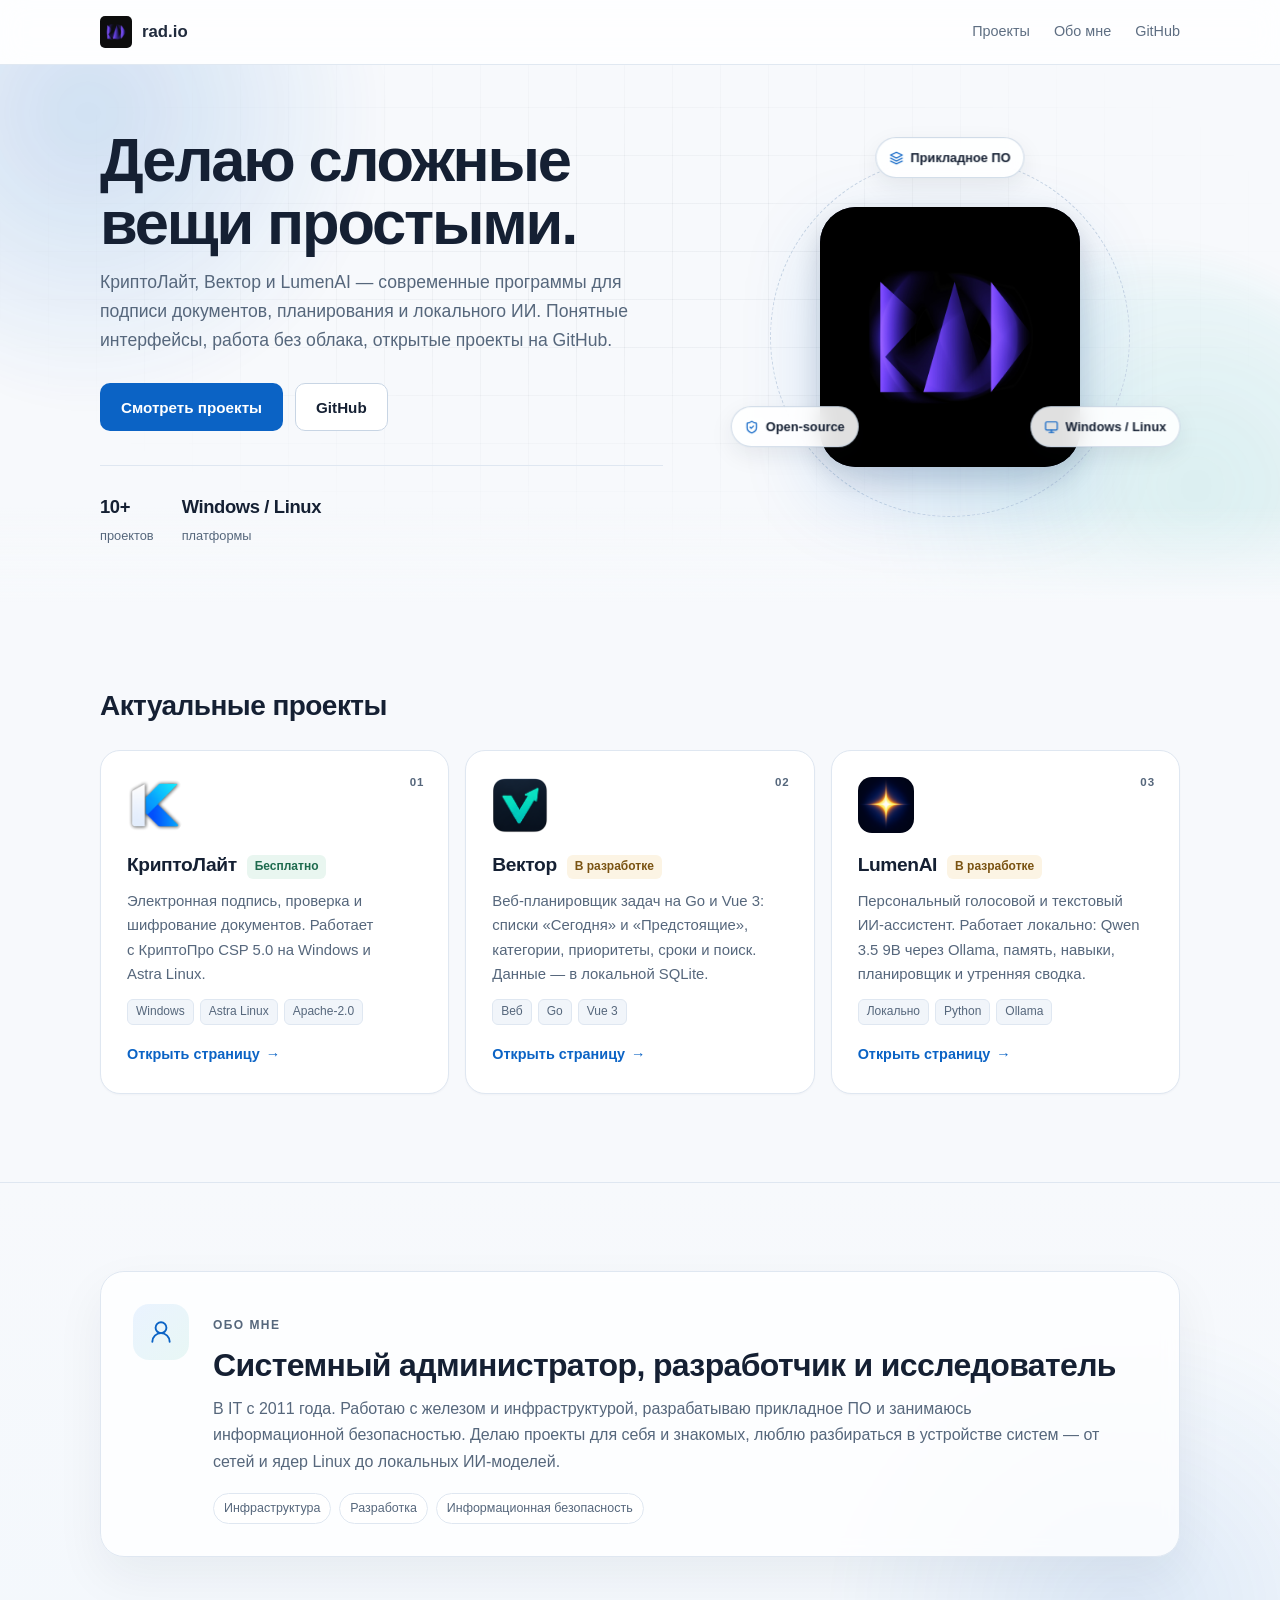
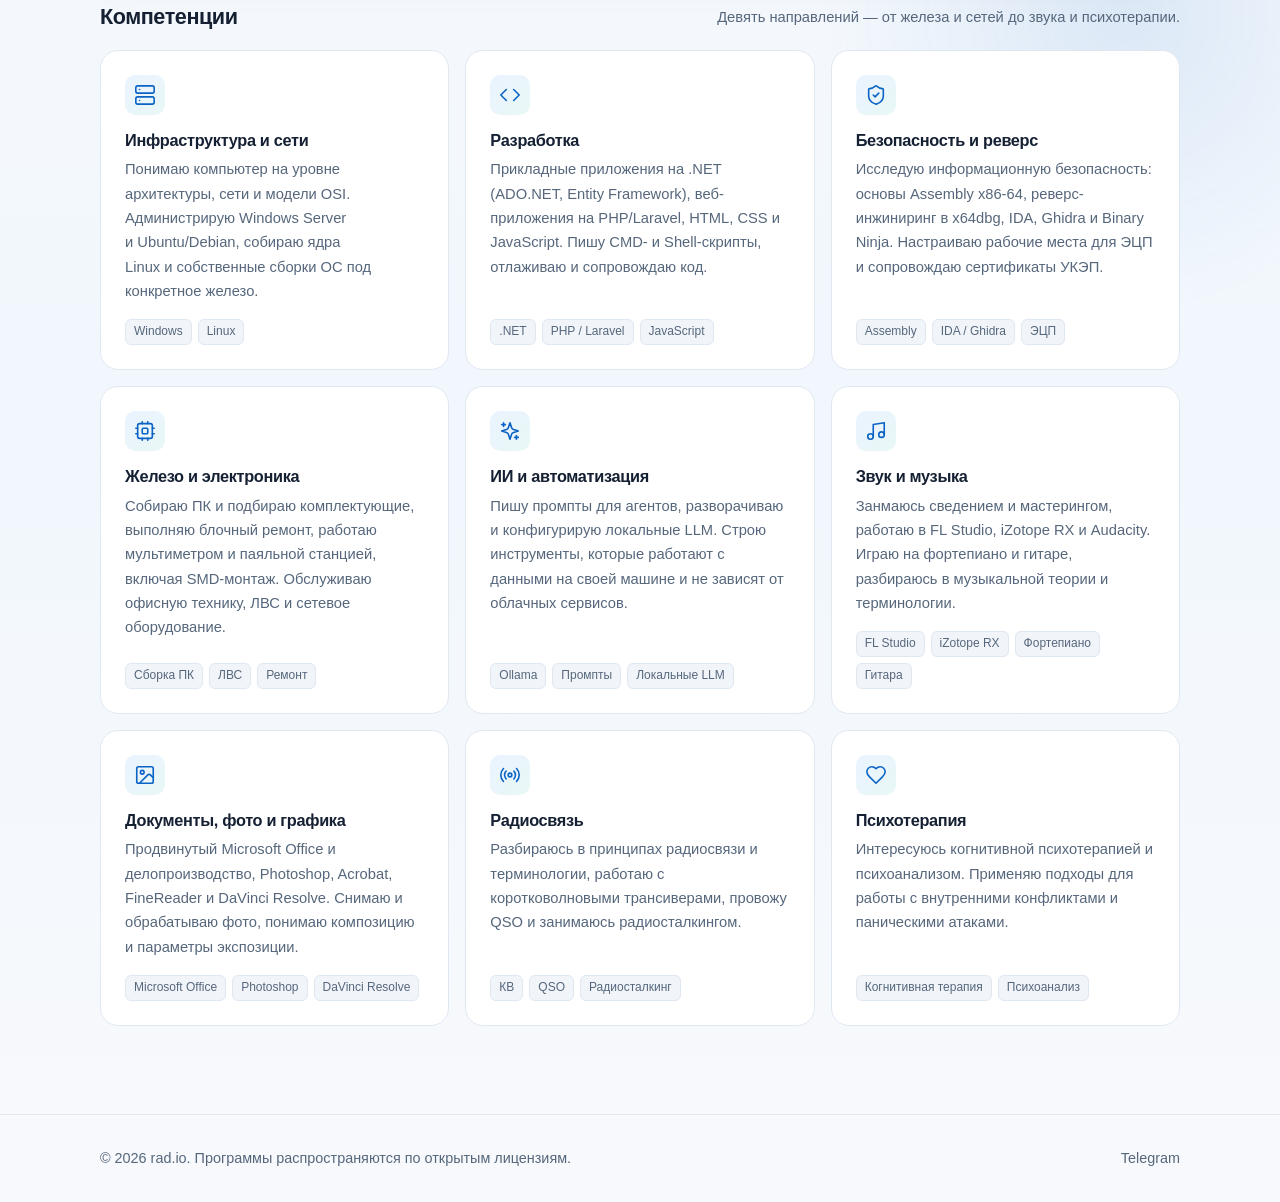
<file: index.html>
<!doctype html>
<html lang="ru">
<head>
  <meta charset="utf-8">
  <meta name="viewport" content="width=device-width, initial-scale=1">
  <meta name="color-scheme" content="light">
  <meta name="theme-color" content="#F7F9FC">
  <title>rad.io — проекты и разработка</title>
  <meta name="description" content="Проекты для разных задач: КриптоЛайт — электронная подпись, Вектор — веб-планировщик задач, LumenAI — локальный ИИ-ассистент. О разработчике: инфраструктура, код, безопасность, железо и звук.">
  <link rel="canonical" href="https://iradioman.github.io/">
  <link rel="icon" href="assets/img/favicon.png" sizes="32x32" type="image/png">
  <meta property="og:type" content="website">
  <meta property="og:site_name" content="rad.io">
  <meta property="og:title" content="rad.io — проекты и разработка">
  <meta property="og:description" content="Проекты для разных задач: КриптоЛайт — электронная подпись, Вектор — веб-планировщик задач, LumenAI — локальный ИИ-ассистент. О разработчике: инфраструктура, код, безопасность, железо и звук.">
  <meta property="og:url" content="https://iradioman.github.io/">
  <meta property="og:image" content="https://iradioman.github.io/assets/img/rad.jpg">
  <meta property="og:locale" content="ru_RU">
  <link rel="stylesheet" href="assets/css/site.css">
</head>
<body class="page-home">
  <a class="skip-link" href="#main">Перейти к содержимому</a>

  <header class="site-header">
    <div class="container header-inner">
      <a class="brand" href="./">
        <span class="brand-mark" aria-hidden="true"><img src="assets/img/rad.jpg" width="32" height="32" alt=""></span>
        <span class="brand-name">rad.io</span>
      </a>
      <nav class="site-nav" aria-label="Основная навигация">
        <a href="#projects">Проекты</a>
        <a href="#about">Обо мне</a>
        <a href="https://github.com/iRadioMan" target="_blank" rel="noopener noreferrer">GitHub</a>
      </nav>
    </div>
  </header>

  <main id="main">
    <section class="hero hero--home">
      <div class="hero-bg" aria-hidden="true">
        <span class="hero-grid-lines"></span>
        <span class="hero-orb hero-orb--blue" data-parallax="0.06"></span>
        <span class="hero-orb hero-orb--teal" data-parallax="-0.04"></span>
      </div>
      <div class="container hero-home-grid">
        <div class="hero-home-copy">
          <h1>Делаю сложные вещи простыми.</h1>
          <p class="lead">КриптоЛайт, Вектор и LumenAI — современные программы для подписи документов, планирования и локального ИИ. Понятные интерфейсы, работа без облака, открытые проекты на GitHub.</p>
          <div class="hero-actions">
            <a class="btn btn-primary" href="#projects">Смотреть проекты</a>
            <a class="btn btn-secondary" href="https://github.com/iRadioMan" target="_blank" rel="noopener noreferrer">GitHub</a>
          </div>
          <ul class="hero-facts">
            <li><strong>10+</strong><span>проектов</span></li>
            <li><strong>Windows / Linux</strong><span>платформы</span></li>
          </ul>
        </div>
        <div class="hero-visual" aria-hidden="true">
          <span class="hero-visual-ring"></span>
          <div class="hero-mark" data-parallax="0.02">
            <img src="assets/img/rad.jpg" width="256" height="256" alt="">
          </div>
          <span class="float-chip float-chip--one">
            <svg viewBox="0 0 24 24" width="14" height="14" fill="none" stroke="currentColor" stroke-width="2" stroke-linecap="round" stroke-linejoin="round"><path d="M12 2 2 7l10 5 10-5-10-5Z"/><path d="m2 17 10 5 10-5"/><path d="m2 12 10 5 10-5"/></svg>
            Прикладное ПО
          </span>
          <span class="float-chip float-chip--two">
            <svg viewBox="0 0 24 24" width="14" height="14" fill="none" stroke="currentColor" stroke-width="2" stroke-linecap="round" stroke-linejoin="round"><rect width="20" height="14" x="2" y="3" rx="2"/><path d="M8 21h8"/><path d="M12 17v4"/></svg>
            Windows / Linux
          </span>
          <span class="float-chip float-chip--three">
            <svg viewBox="0 0 24 24" width="14" height="14" fill="none" stroke="currentColor" stroke-width="2" stroke-linecap="round" stroke-linejoin="round"><path d="M20 13c0 5-3.5 7.5-7.66 8.95a1 1 0 0 1-.67-.01C7.5 20.5 4 18 4 13V6a1 1 0 0 1 1-1c2 0 4.5-1.2 6.24-2.72a1.17 1.17 0 0 1 1.52 0C14.51 3.81 17 5 19 5a1 1 0 0 1 1 1z"/><path d="m9 12 2 2 4-4"/></svg>
            Open-source
          </span>
        </div>
      </div>
    </section>

    <section class="section section--projects" id="projects">
      <div class="container">
        <div class="section-head section-head--split">
          <div>
            <h2>Актуальные проекты</h2>
          </div>
        </div>
        <ul class="program-list">
          <li>
            <a class="program-card" href="cryptolite/">
              <span class="program-index" aria-hidden="true">01</span>
              <img src="assets/img/cryptolite-logo.png" alt="" width="64" height="64">
              <div class="program-body">
                <div class="program-title-row">
                  <h3>КриптоЛайт</h3>
                  <span class="badge">Бесплатно</span>
                </div>
                <p>Электронная подпись, проверка и шифрование документов. Работает с КриптоПро CSP 5.0 на Windows и Astra Linux.</p>
                <ul class="tag-list">
                  <li>Windows</li>
                  <li>Astra Linux</li>
                  <li>Apache-2.0</li>
                </ul>
                <span class="program-link">Открыть страницу <span class="program-arrow" aria-hidden="true">→</span></span>
              </div>
            </a>
          </li>
          <li>
            <a class="program-card" href="taskvector/">
              <span class="program-index" aria-hidden="true">02</span>
              <img src="assets/img/taskvector-logo.png" alt="" width="64" height="64">
              <div class="program-body">
                <div class="program-title-row">
                  <h3>Вектор</h3>
                  <span class="badge badge--wip">В разработке</span>
                </div>
                <p>Веб-планировщик задач на Go и Vue 3: списки «Сегодня» и «Предстоящие», категории, приоритеты, сроки и поиск. Данные — в локальной SQLite.</p>
                <ul class="tag-list">
                  <li>Веб</li>
                  <li>Go</li>
                  <li>Vue 3</li>
                </ul>
                <span class="program-link">Открыть страницу <span class="program-arrow" aria-hidden="true">→</span></span>
              </div>
            </a>
          </li>
          <li>
            <a class="program-card" href="lumenai/">
              <span class="program-index" aria-hidden="true">03</span>
              <img src="assets/img/lumen-logo.png" alt="" width="64" height="64">
              <div class="program-body">
                <div class="program-title-row">
                  <h3>LumenAI</h3>
                  <span class="badge badge--wip">В разработке</span>
                </div>
                <p>Персональный голосовой и текстовый ИИ-ассистент. Работает локально: Qwen 3.5 9B через Ollama, память, навыки, планировщик и утренняя сводка.</p>
                <ul class="tag-list">
                  <li>Локально</li>
                  <li>Python</li>
                  <li>Ollama</li>
                </ul>
                <span class="program-link">Открыть страницу <span class="program-arrow" aria-hidden="true">→</span></span>
              </div>
            </a>
          </li>
        </ul>
      </div>
    </section>

    <section class="section about-section" id="about">
      <div class="about-bg" aria-hidden="true">
        <span class="about-orb" data-parallax="-0.03"></span>
      </div>
      <div class="container">
        <div class="about-intro">
          <div class="about-intro-icon">
            <svg width="26" height="26" viewBox="0 0 24 24" fill="none" stroke="currentColor" stroke-width="1.75" stroke-linecap="round" stroke-linejoin="round" aria-hidden="true">
              <circle cx="12" cy="8" r="5"/>
              <path d="M20 21a8 8 0 0 0-16 0"/>
            </svg>
          </div>
          <div class="about-intro-copy">
            <p class="eyebrow">Обо мне</p>
            <h2>Системный администратор, разработчик и исследователь</h2>
            <p>В IT с 2011 года. Работаю с железом и инфраструктурой, разрабатываю прикладное ПО и занимаюсь информационной безопасностью. Делаю проекты для себя и знакомых, люблю разбираться в устройстве систем — от сетей и ядер Linux до локальных ИИ-моделей.</p>
            <ul class="about-chips">
              <li>Инфраструктура</li>
              <li>Разработка</li>
              <li>Информационная безопасность</li>
            </ul>
          </div>
        </div>

        <div class="expertise-head">
          <h2>Компетенции</h2>
          <p>Девять направлений — от железа и сетей до звука и психотерапии.</p>
        </div>

        <div class="expertise-grid">
          <article class="expertise-card">
            <div class="feature-icon">
              <svg width="22" height="22" viewBox="0 0 24 24" fill="none" stroke="currentColor" stroke-width="1.75" stroke-linecap="round" stroke-linejoin="round" aria-hidden="true">
                <rect width="20" height="8" x="2" y="2" rx="2"/>
                <rect width="20" height="8" x="2" y="14" rx="2"/>
                <path d="M6 6h.01"/>
                <path d="M6 18h.01"/>
              </svg>
            </div>
            <h3>Инфраструктура и сети</h3>
            <p>Понимаю компьютер на уровне архитектуры, сети и модели OSI. Администрирую Windows Server и Ubuntu/Debian, собираю ядра Linux и собственные сборки ОС под конкретное железо.</p>
            <ul class="tag-list">
              <li>Windows</li>
              <li>Linux</li>
            </ul>
          </article>

          <article class="expertise-card">
            <div class="feature-icon">
              <svg width="22" height="22" viewBox="0 0 24 24" fill="none" stroke="currentColor" stroke-width="1.75" stroke-linecap="round" stroke-linejoin="round" aria-hidden="true">
                <path d="m16 18 6-6-6-6"/>
                <path d="m8 6-6 6 6 6"/>
              </svg>
            </div>
            <h3>Разработка</h3>
            <p>Прикладные приложения на .NET (ADO.NET, Entity Framework), веб-приложения на PHP/Laravel, HTML, CSS и JavaScript. Пишу CMD- и Shell-скрипты, отлаживаю и сопровождаю код.</p>
            <ul class="tag-list">
              <li>.NET</li>
              <li>PHP / Laravel</li>
              <li>JavaScript</li>
            </ul>
          </article>

          <article class="expertise-card">
            <div class="feature-icon">
              <svg width="22" height="22" viewBox="0 0 24 24" fill="none" stroke="currentColor" stroke-width="1.75" stroke-linecap="round" stroke-linejoin="round" aria-hidden="true">
                <path d="M20 13c0 5-3.5 7.5-7.66 8.95a1 1 0 0 1-.67-.01C7.5 20.5 4 18 4 13V6a1 1 0 0 1 1-1c2 0 4.5-1.2 6.24-2.72a1.17 1.17 0 0 1 1.52 0C14.51 3.81 17 5 19 5a1 1 0 0 1 1 1z"/>
                <path d="m9 12 2 2 4-4"/>
              </svg>
            </div>
            <h3>Безопасность и реверс</h3>
            <p>Исследую информационную безопасность: основы Assembly x86-64, реверс-инжиниринг в x64dbg, IDA, Ghidra и Binary Ninja. Настраиваю рабочие места для ЭЦП и сопровождаю сертификаты УКЭП.</p>
            <ul class="tag-list">
              <li>Assembly</li>
              <li>IDA / Ghidra</li>
              <li>ЭЦП</li>
            </ul>
          </article>

          <article class="expertise-card">
            <div class="feature-icon">
              <svg width="22" height="22" viewBox="0 0 24 24" fill="none" stroke="currentColor" stroke-width="1.75" stroke-linecap="round" stroke-linejoin="round" aria-hidden="true">
                <rect width="16" height="16" x="4" y="4" rx="2"/>
                <rect width="6" height="6" x="9" y="9" rx="1"/>
                <path d="M9 2v2"/>
                <path d="M15 2v2"/>
                <path d="M9 20v2"/>
                <path d="M15 20v2"/>
                <path d="M2 9h2"/>
                <path d="M2 15h2"/>
                <path d="M20 9h2"/>
                <path d="M20 15h2"/>
              </svg>
            </div>
            <h3>Железо и электроника</h3>
            <p>Собираю ПК и подбираю комплектующие, выполняю блочный ремонт, работаю мультиметром и паяльной станцией, включая SMD-монтаж. Обслуживаю офисную технику, ЛВС и сетевое оборудование.</p>
            <ul class="tag-list">
              <li>Сборка ПК</li>
              <li>ЛВС</li>
              <li>Ремонт</li>
            </ul>
          </article>

          <article class="expertise-card">
            <div class="feature-icon">
              <svg width="22" height="22" viewBox="0 0 24 24" fill="none" stroke="currentColor" stroke-width="1.75" stroke-linecap="round" stroke-linejoin="round" aria-hidden="true">
                <path d="m12 3-1.9 5.8a2 2 0 0 1-1.3 1.3L3 12l5.8 1.9a2 2 0 0 1 1.3 1.3L12 21l1.9-5.8a2 2 0 0 1 1.3-1.3L21 12l-5.8-1.9a2 2 0 0 1-1.3-1.3Z"/>
                <path d="M5 3v4"/>
                <path d="M19 17v4"/>
                <path d="M3 5h4"/>
                <path d="M17 19h4"/>
              </svg>
            </div>
            <h3>ИИ и автоматизация</h3>
            <p>Пишу промпты для агентов, разворачиваю и конфигурирую локальные LLM. Строю инструменты, которые работают с данными на своей машине и не зависят от облачных сервисов.</p>
            <ul class="tag-list">
              <li>Ollama</li>
              <li>Промпты</li>
              <li>Локальные LLM</li>
            </ul>
          </article>

          <article class="expertise-card">
            <div class="feature-icon">
              <svg width="22" height="22" viewBox="0 0 24 24" fill="none" stroke="currentColor" stroke-width="1.75" stroke-linecap="round" stroke-linejoin="round" aria-hidden="true">
                <path d="M9 18V5l12-2v13"/>
                <circle cx="6" cy="18" r="3"/>
                <circle cx="18" cy="16" r="3"/>
              </svg>
            </div>
            <h3>Звук и музыка</h3>
            <p>Занмаюсь сведением и мастерингом, работаю в FL Studio, iZotope RX и Audacity. Играю на фортепиано и гитаре, разбираюсь в музыкальной теории и терминологии.</p>
            <ul class="tag-list">
              <li>FL Studio</li>
              <li>iZotope RX</li>
              <li>Фортепиано</li>
              <li>Гитара</li>
            </ul>
          </article>

          <article class="expertise-card">
            <div class="feature-icon">
              <svg width="22" height="22" viewBox="0 0 24 24" fill="none" stroke="currentColor" stroke-width="1.75" stroke-linecap="round" stroke-linejoin="round" aria-hidden="true">
                <rect width="18" height="18" x="3" y="3" rx="2"/>
                <circle cx="9" cy="9" r="2"/>
                <path d="m21 15-3.1-3.1a2 2 0 0 0-2.8 0L6 21"/>
              </svg>
            </div>
            <h3>Документы, фото и графика</h3>
            <p>Продвинутый Microsoft Office и делопроизводство, Photoshop, Acrobat, FineReader и DaVinci Resolve. Снимаю и обрабатываю фото, понимаю композицию и параметры экспозиции.</p>
            <ul class="tag-list">
              <li>Microsoft Office</li>
              <li>Photoshop</li>
              <li>DaVinci Resolve</li>
            </ul>
          </article>

          <article class="expertise-card">
            <div class="feature-icon">
              <svg width="22" height="22" viewBox="0 0 24 24" fill="none" stroke="currentColor" stroke-width="1.75" stroke-linecap="round" stroke-linejoin="round" aria-hidden="true">
                <path d="M4.9 19.1C1 15.2 1 8.8 4.9 4.9"/>
                <path d="M7.8 16.2c-2.3-2.3-2.3-6.1 0-8.5"/>
                <circle cx="12" cy="12" r="2"/>
                <path d="M16.2 7.8c2.3 2.3 2.3 6.1 0 8.5"/>
                <path d="M19.1 4.9C23 8.8 23 15.2 19.1 19.1"/>
              </svg>
            </div>
            <h3>Радиосвязь</h3>
            <p>Разбираюсь в принципах радиосвязи и терминологии, работаю с коротковолновыми трансиверами, провожу QSO и занимаюсь радиосталкингом.</p>
            <ul class="tag-list">
              <li>КВ</li>
              <li>QSO</li>
              <li>Радиосталкинг</li>
            </ul>
          </article>

          <article class="expertise-card">
            <div class="feature-icon">
              <svg width="22" height="22" viewBox="0 0 24 24" fill="none" stroke="currentColor" stroke-width="1.75" stroke-linecap="round" stroke-linejoin="round" aria-hidden="true">
                <path d="M19 14c1.49-1.46 3-3.21 3-5.5A5.5 5.5 0 0 0 16.5 3c-1.76 0-3 .5-4.5 2-1.5-1.5-2.74-2-4.5-2A5.5 5.5 0 0 0 2 8.5c0 2.3 1.5 4.05 3 5.5l7 7Z"/>
              </svg>
            </div>
            <h3>Психотерапия</h3>
            <p>Интересуюсь когнитивной психотерапией и психоанализом. Применяю подходы для работы с внутренними конфликтами и паническими атаками.</p>
            <ul class="tag-list">
              <li>Когнитивная терапия</li>
              <li>Психоанализ</li>
            </ul>
          </article>
        </div>
      </div>
    </section>
  </main>

  <footer class="site-footer">
    <div class="container footer-inner">
      <p class="footer-copy">© 2026 rad.io. Программы распространяются по открытым лицензиям.</p>
      <ul class="footer-links">
        <li><a href="http://t.me/iRadioMan">Telegram</a></li>
      </ul>
    </div>
  </footer>

  <script src="assets/js/effects.js" defer></script>
  <script>
    (() => {
      const layers = document.querySelectorAll('[data-parallax]');
      if (!layers.length || window.matchMedia('(prefers-reduced-motion: reduce)').matches) return;

      let frame = 0;
      const update = () => {
        const offset = window.scrollY;
        layers.forEach((layer) => {
          const speed = Number(layer.dataset.parallax) || 0;
          layer.style.transform = `translate3d(0, ${(offset * speed).toFixed(2)}px, 0)`;
        });
        frame = 0;
      };
      const requestUpdate = () => {
        if (!frame) frame = window.requestAnimationFrame(update);
      };

      window.addEventListener('scroll', requestUpdate, { passive: true });
      update();
    })();
  </script>
</body>
</html>
</file>
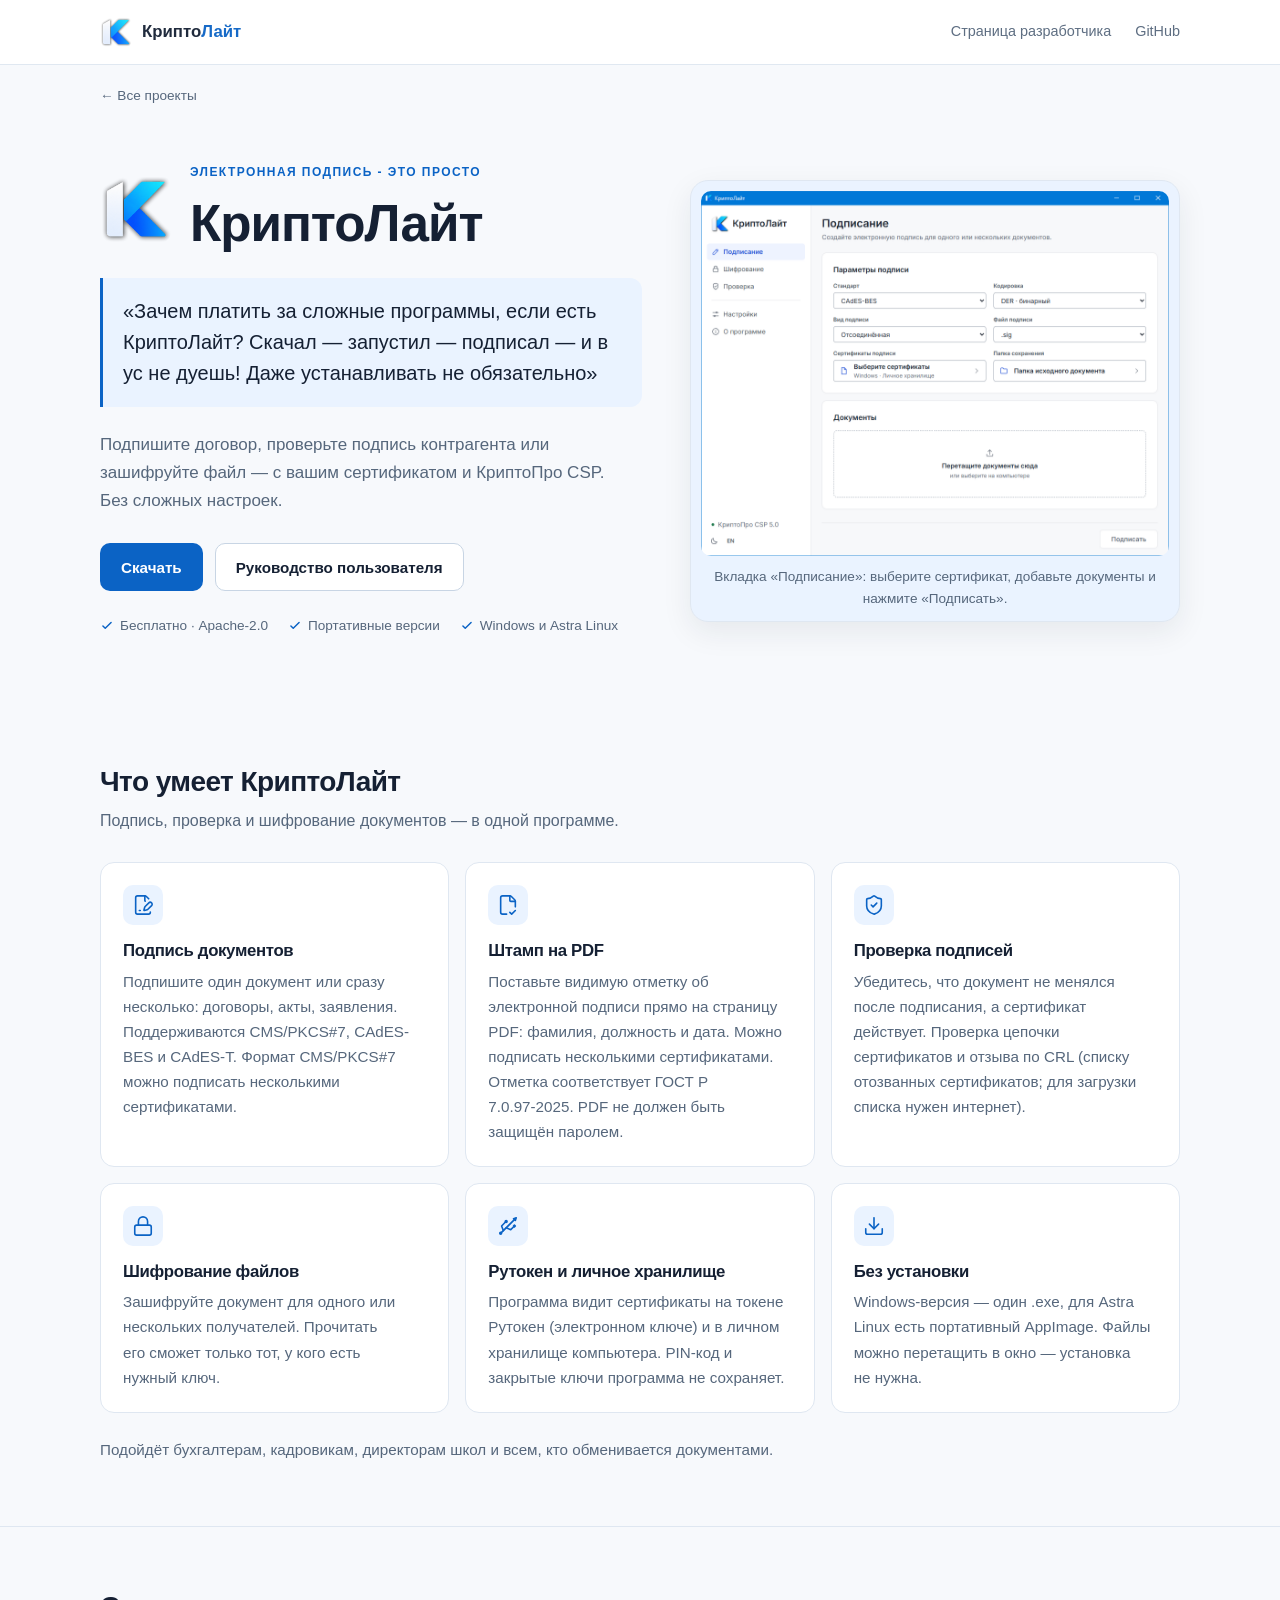
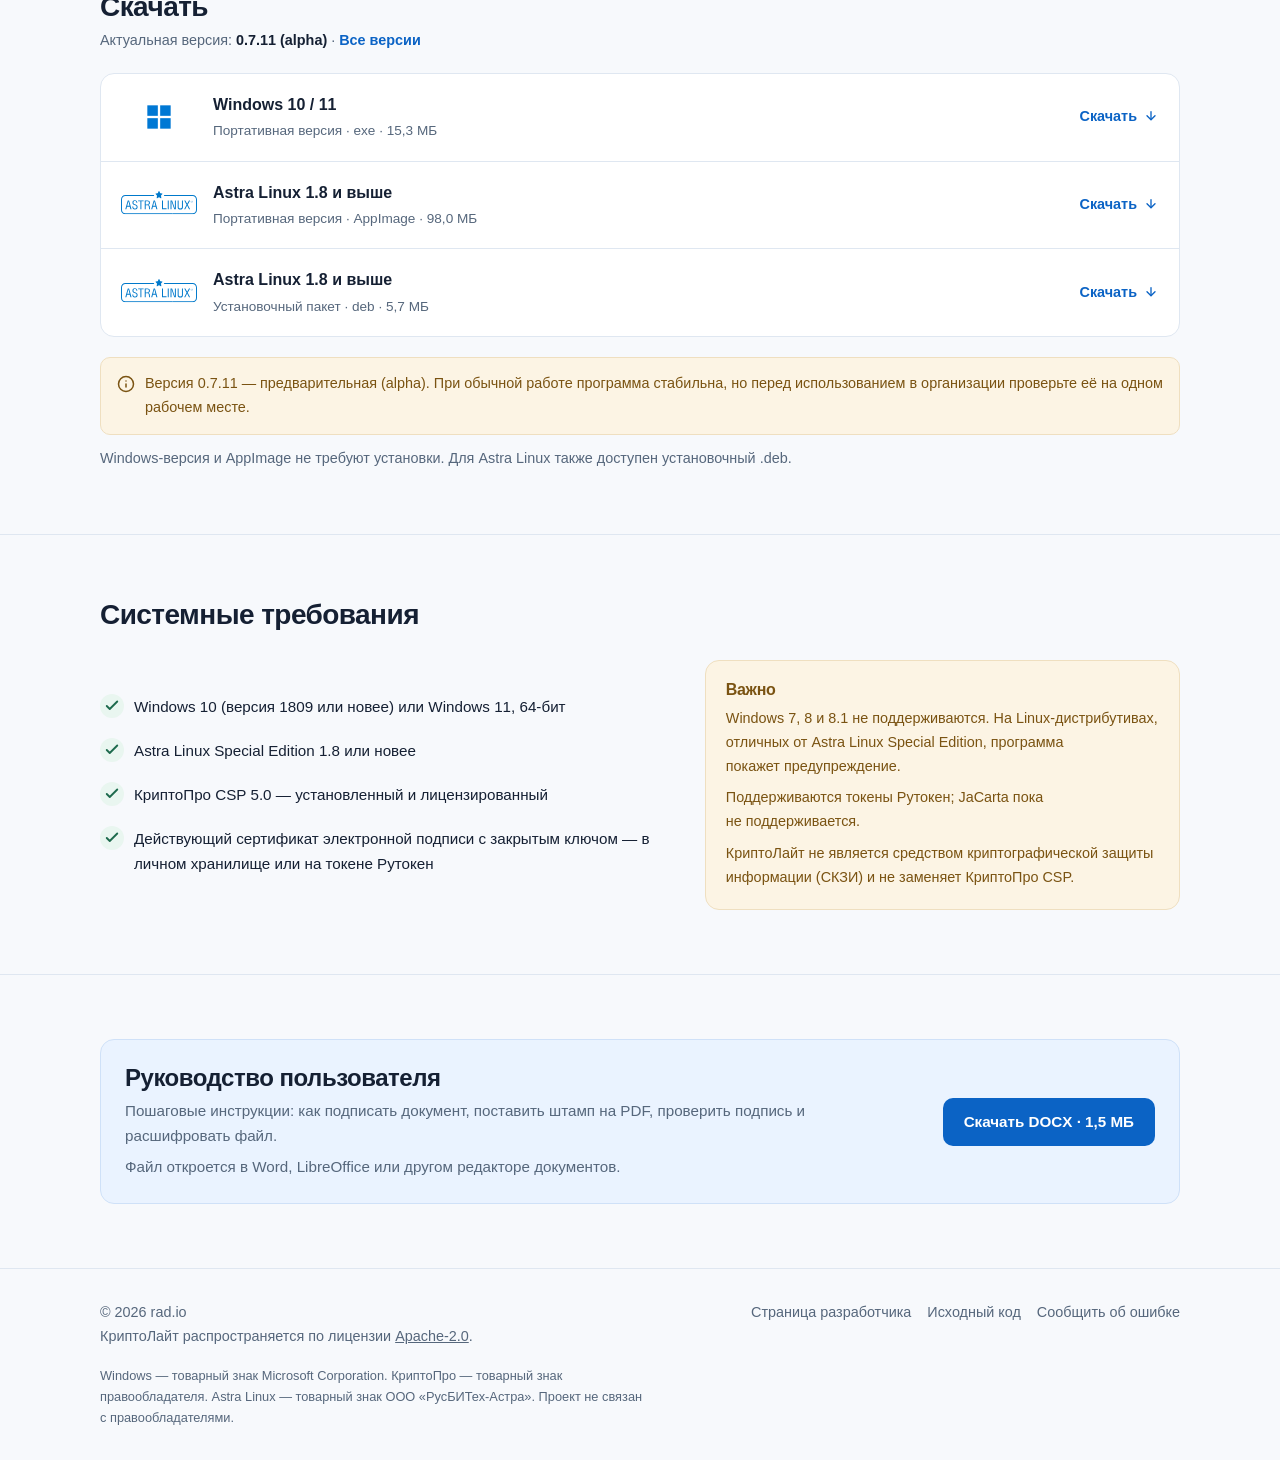
<file: cryptolite/index.html>
<!doctype html>
<html lang="ru">
<head>
  <meta charset="utf-8">
  <meta name="viewport" content="width=device-width, initial-scale=1">
  <meta name="color-scheme" content="light">
  <meta name="theme-color" content="#F7F9FC">
  <title>КриптоЛайт — электронная подпись для Windows и Astra Linux</title>
  <meta name="description" content="КриптоЛайт — бесплатная программа для подписания, проверки и шифрования документов с КриптоПро CSP 5.0. Скачать для Windows и Astra Linux, руководство пользователя и системные требования.">
  <link rel="canonical" href="https://iradioman.github.io/cryptolite/">
  <link rel="icon" href="../assets/img/favicon.png" sizes="32x32" type="image/png">
  <meta property="og:type" content="website">
  <meta property="og:site_name" content="rad.io">
  <meta property="og:title" content="КриптоЛайт — электронная подпись для Windows и Astra Linux">
  <meta property="og:description" content="КриптоЛайт — бесплатная программа для подписания, проверки и шифрования документов с КриптоПро CSP 5.0. Скачать для Windows и Astra Linux, руководство пользователя и системные требования.">
  <meta property="og:url" content="https://iradioman.github.io/cryptolite/">
  <meta property="og:image" content="https://iradioman.github.io/assets/img/cryptolite-screenshot.png">
  <meta property="og:locale" content="ru_RU">
  <link rel="stylesheet" href="../assets/css/site.css">
</head>
<body>
  <a class="skip-link" href="#main">Перейти к содержимому</a>

  <header class="site-header">
    <div class="container header-inner">
      <a class="brand" href="../">
        <img class="brand-logo" src="../assets/img/cryptolite-logo.png" alt="" width="32" height="32">
        <span class="brand-name">Крипто<span class="brand-accent">Лайт</span></span>
      </a>
      <nav class="site-nav" aria-label="Основная навигация">
        <a href="../">Страница разработчика</a>
        <a href="https://github.com/iRadioMan" target="_blank" rel="noopener noreferrer">GitHub</a>
      </nav>
    </div>
  </header>

  <main id="main">
    <div class="container">
      <nav class="breadcrumb" aria-label="Хлебные крошки"><a href="../">← Все проекты</a></nav>
    </div>

    <section class="hero">
      <div class="container">
        <div class="hero-grid">
          <div>
            <div class="product-lockup">
              <img src="../assets/img/cryptolite-logo.png" alt="" width="72" height="72">
              <div>
                <p class="eyebrow">Электронная подпись - это просто</p>
                <h1>КриптоЛайт</h1>
              </div>
            </div>
            <blockquote class="slogan">«Зачем платить за сложные программы, если есть КриптоЛайт? Скачал — запустил — подписал — и в ус не дуешь! Даже устанавливать не обязательно»</blockquote>
            <p class="lead">Подпишите договор, проверьте подпись контрагента или зашифруйте файл — с вашим сертификатом и КриптоПро CSP. Без сложных настроек.</p>
            <div class="hero-actions">
              <a class="btn btn-primary" href="#download">Скачать</a>
              <a class="btn btn-secondary" href="#guide">Руководство пользователя</a>
            </div>
            <ul class="trust-list">
              <li><svg viewBox="0 0 24 24" width="14" height="14" fill="none" stroke="currentColor" stroke-width="2.5" stroke-linecap="round" stroke-linejoin="round" aria-hidden="true"><path d="m5 12 4 4L19 6"/></svg>Бесплатно · Apache-2.0</li>
              <li><svg viewBox="0 0 24 24" width="14" height="14" fill="none" stroke="currentColor" stroke-width="2.5" stroke-linecap="round" stroke-linejoin="round" aria-hidden="true"><path d="m5 12 4 4L19 6"/></svg>Портативные версии</li>
              <li><svg viewBox="0 0 24 24" width="14" height="14" fill="none" stroke="currentColor" stroke-width="2.5" stroke-linecap="round" stroke-linejoin="round" aria-hidden="true"><path d="m5 12 4 4L19 6"/></svg>Windows и Astra Linux</li>
            </ul>
          </div>
          <figure class="shot">
            <img src="../assets/img/cryptolite-screenshot.png" width="1026" height="800" alt="Окно программы КриптоЛайт на вкладке «Подписание»: параметры подписи, выбор сертификата и список документов." fetchpriority="high" decoding="async">
            <figcaption>Вкладка «Подписание»: выберите сертификат, добавьте документы и нажмите «Подписать».</figcaption>
          </figure>
        </div>
      </div>
    </section>

    <section class="section" id="features">
      <div class="container">
        <div class="section-head">
          <h2>Что умеет КриптоЛайт</h2>
          <p>Подпись, проверка и шифрование документов — в одной программе.</p>
        </div>
        <!-- Иконки: Lucide, ISC -->
        <div class="features-grid">
          <article class="feature">
            <div class="feature-icon">
              <svg width="22" height="22" viewBox="0 0 24 24" fill="none" stroke="currentColor" stroke-width="1.75" stroke-linecap="round" stroke-linejoin="round" aria-hidden="true">
                <path d="M14.364 13.634a2 2 0 0 0-.506.854l-.837 2.87a.5.5 0 0 0 .62.62l2.87-.837a2 2 0 0 0 .854-.506l4.013-4.009a1 1 0 0 0-3.004-3.004z"/>
                <path d="M14.487 7.858A1 1 0 0 1 14 7V2"/>
                <path d="M20 19.645V20a2 2 0 0 1-2 2H6a2 2 0 0 1-2-2V4a2 2 0 0 1 2-2h8a2.4 2.4 0 0 1 1.704.706l2.516 2.516"/>
                <path d="M8 18h1"/>
              </svg>
            </div>
            <h3>Подпись документов</h3>
            <p>Подпишите один документ или сразу несколько: договоры, акты, заявления. Поддерживаются CMS/PKCS#7, CAdES-BES и CAdES-T. Формат CMS/PKCS#7 можно подписать несколькими сертификатами.</p>
          </article>

          <article class="feature">
            <div class="feature-icon">
              <svg width="22" height="22" viewBox="0 0 24 24" fill="none" stroke="currentColor" stroke-width="1.75" stroke-linecap="round" stroke-linejoin="round" aria-hidden="true">
                <path d="M10.5 22H6a2 2 0 0 1-2-2V4a2 2 0 0 1 2-2h8a2.4 2.4 0 0 1 1.706.706l3.588 3.588A2.4 2.4 0 0 1 20 8v6"/>
                <path d="M14 2v5a1 1 0 0 0 1 1h5"/>
                <path d="m14 20 2 2 4-4"/>
              </svg>
            </div>
            <h3>Штамп на PDF</h3>
            <p>Поставьте видимую отметку об электронной подписи прямо на страницу PDF: фамилия, должность и дата. Можно подписать несколькими сертификатами. Отметка соответствует ГОСТ Р 7.0.97-2025. PDF не должен быть защищён паролем.</p>
          </article>

          <article class="feature">
            <div class="feature-icon">
              <svg width="22" height="22" viewBox="0 0 24 24" fill="none" stroke="currentColor" stroke-width="1.75" stroke-linecap="round" stroke-linejoin="round" aria-hidden="true">
                <path d="M20 13c0 5-3.5 7.5-7.66 8.95a1 1 0 0 1-.67-.01C7.5 20.5 4 18 4 13V6a1 1 0 0 1 1-1c2 0 4.5-1.2 6.24-2.72a1.17 1.17 0 0 1 1.52 0C14.51 3.81 17 5 19 5a1 1 0 0 1 1 1z"/>
                <path d="m9 12 2 2 4-4"/>
              </svg>
            </div>
            <h3>Проверка подписей</h3>
            <p>Убедитесь, что документ не менялся после подписания, а сертификат действует. Проверка цепочки сертификатов и отзыва по CRL (списку отозванных сертификатов; для загрузки списка нужен интернет).</p>
          </article>

          <article class="feature">
            <div class="feature-icon">
              <svg width="22" height="22" viewBox="0 0 24 24" fill="none" stroke="currentColor" stroke-width="1.75" stroke-linecap="round" stroke-linejoin="round" aria-hidden="true">
                <rect width="18" height="11" x="3" y="11" rx="2" ry="2"/>
                <path d="M7 11V7a5 5 0 0 1 10 0v4"/>
              </svg>
            </div>
            <h3>Шифрование файлов</h3>
            <p>Зашифруйте документ для одного или нескольких получателей. Прочитать его сможет только тот, у кого есть нужный ключ.</p>
          </article>

          <article class="feature">
            <div class="feature-icon">
              <svg width="22" height="22" viewBox="0 0 24 24" fill="none" stroke="currentColor" stroke-width="1.75" stroke-linecap="round" stroke-linejoin="round" aria-hidden="true">
                <circle cx="10" cy="7" r="1"/>
                <circle cx="4" cy="20" r="1"/>
                <path d="M4.7 19.3 19 5"/>
                <path d="m21 3-3 1 2 2Z"/>
                <path d="M9.26 7.68 5 12l2 5"/>
                <path d="m10 14 5 2 3.5-3.5"/>
                <path d="m18 12 1-1 1 1-1 1Z"/>
              </svg>
            </div>
            <h3>Рутокен и личное хранилище</h3>
            <p>Программа видит сертификаты на токене Рутокен (электронном ключе) и в личном хранилище компьютера. PIN-код и закрытые ключи программа не сохраняет.</p>
          </article>

          <article class="feature">
            <div class="feature-icon">
              <svg width="22" height="22" viewBox="0 0 24 24" fill="none" stroke="currentColor" stroke-width="1.75" stroke-linecap="round" stroke-linejoin="round" aria-hidden="true">
                <path d="M12 15V3"/>
                <path d="M21 15v4a2 2 0 0 1-2 2H5a2 2 0 0 1-2-2v-4"/>
                <path d="m7 10 5 5 5-5"/>
              </svg>
            </div>
            <h3>Без установки</h3>
            <p>Windows-версия — один .exe, для Astra Linux есть портативный AppImage. Файлы можно перетащить в окно — установка не нужна.</p>
          </article>
        </div>
        <p class="audience">Подойдёт бухгалтерам, кадровикам, директорам школ и всем, кто обменивается документами.</p>
      </div>
    </section>

    <section class="section" id="download">
      <div class="container">
        <div class="download-head">
          <div>
            <h2>Скачать</h2>
            <p class="version">Актуальная версия: <strong data-release-version>0.7.11 (alpha)</strong> · <a href="https://github.com/iRadioMan/CryptoLite/releases" target="_blank" rel="noopener noreferrer">Все версии</a></p>
          </div>
        </div>
        <div class="download-list">
          <a class="download-row" href="https://github.com/iRadioMan/CryptoLite/releases/download/0.7.11-alpha/cryptolite_0.7.11_amd64.exe" data-download="exe">
            <span class="os-logo">
              <svg viewBox="0 0 24 24" width="28" height="28" aria-hidden="true">
                <rect x="2" y="2" width="9" height="9" fill="#0078D4"/>
                <rect x="13" y="2" width="9" height="9" fill="#0078D4"/>
                <rect x="2" y="13" width="9" height="9" fill="#0078D4"/>
                <rect x="13" y="13" width="9" height="9" fill="#0078D4"/>
              </svg>
            </span>
            <span class="download-copy">
              <span class="download-title">Windows 10 / 11</span>
              <span class="download-meta">Портативная версия · exe · <span data-size="exe">15,3 МБ</span></span>
            </span>
            <span class="download-action">Скачать
              <svg viewBox="0 0 24 24" width="16" height="16" fill="none" stroke="currentColor" stroke-width="2" stroke-linecap="round" stroke-linejoin="round" aria-hidden="true"><path d="M12 4v12"/><path d="m6 10 6 6 6-6"/></svg>
            </span>
          </a>

          <a class="download-row" href="https://github.com/iRadioMan/CryptoLite/releases/download/0.7.11-alpha/cryptolite_0.7.11_amd64.AppImage" data-download="appimage">
            <span class="os-logo">
              <img src="../assets/img/astra-linux.svg" width="132" height="48" alt="" aria-hidden="true">
            </span>
            <span class="download-copy">
              <span class="download-title">Astra Linux 1.8 и выше</span>
              <span class="download-meta">Портативная версия · AppImage · <span data-size="appimage">98,0 МБ</span></span>
            </span>
            <span class="download-action">Скачать
              <svg viewBox="0 0 24 24" width="16" height="16" fill="none" stroke="currentColor" stroke-width="2" stroke-linecap="round" stroke-linejoin="round" aria-hidden="true"><path d="M12 4v12"/><path d="m6 10 6 6 6-6"/></svg>
            </span>
          </a>

          <a class="download-row" href="https://github.com/iRadioMan/CryptoLite/releases/download/0.7.11-alpha/cryptolite_0.7.11_amd64.deb" data-download="deb">
            <span class="os-logo">
              <img src="../assets/img/astra-linux.svg" width="132" height="48" alt="" aria-hidden="true">
            </span>
            <span class="download-copy">
              <span class="download-title">Astra Linux 1.8 и выше</span>
              <span class="download-meta">Установочный пакет · deb · <span data-size="deb">5,7 МБ</span></span>
            </span>
            <span class="download-action">Скачать
              <svg viewBox="0 0 24 24" width="16" height="16" fill="none" stroke="currentColor" stroke-width="2" stroke-linecap="round" stroke-linejoin="round" aria-hidden="true"><path d="M12 4v12"/><path d="m6 10 6 6 6-6"/></svg>
            </span>
          </a>
        </div>
        <p class="note">
          <svg viewBox="0 0 24 24" width="18" height="18" fill="none" stroke="currentColor" stroke-width="2" stroke-linecap="round" stroke-linejoin="round" aria-hidden="true"><circle cx="12" cy="12" r="10"/><path d="M12 16v-4"/><path d="M12 8h.01"/></svg>
          <span>Версия 0.7.11 — предварительная (alpha). При обычной работе программа стабильна, но перед использованием в организации проверьте её на одном рабочем месте.</span>
        </p>
        <p class="download-help">Windows-версия и AppImage не требуют установки. Для Astra Linux также доступен установочный .deb.</p>
      </div>
    </section>

    <section class="section" id="requirements">
      <div class="container">
        <div class="section-head">
          <h2>Системные требования</h2>
        </div>
        <div class="requirements-grid">
          <ul class="req-list">
            <li>
              <svg viewBox="0 0 24 24" width="14" height="14" fill="none" stroke="currentColor" stroke-width="2.5" stroke-linecap="round" stroke-linejoin="round" aria-hidden="true"><path d="m5 12 4 4L19 6"/></svg>
              <span>Windows 10 (версия 1809 или новее) или Windows 11, 64-бит</span>
            </li>
            <li>
              <svg viewBox="0 0 24 24" width="14" height="14" fill="none" stroke="currentColor" stroke-width="2.5" stroke-linecap="round" stroke-linejoin="round" aria-hidden="true"><path d="m5 12 4 4L19 6"/></svg>
              <span>Astra Linux Special Edition 1.8 или новее</span>
            </li>
            <li>
              <svg viewBox="0 0 24 24" width="14" height="14" fill="none" stroke="currentColor" stroke-width="2.5" stroke-linecap="round" stroke-linejoin="round" aria-hidden="true"><path d="m5 12 4 4L19 6"/></svg>
              <span>КриптоПро CSP 5.0 — установленный и лицензированный</span>
            </li>
            <li>
              <svg viewBox="0 0 24 24" width="14" height="14" fill="none" stroke="currentColor" stroke-width="2.5" stroke-linecap="round" stroke-linejoin="round" aria-hidden="true"><path d="m5 12 4 4L19 6"/></svg>
              <span>Действующий сертификат электронной подписи с закрытым ключом — в личном хранилище или на токене Рутокен</span>
            </li>
          </ul>
          <aside class="note-card">
            <h3>Важно</h3>
            <p>Windows 7, 8 и 8.1 не поддерживаются. На Linux-дистрибутивах, отличных от Astra Linux Special Edition, программа покажет предупреждение.</p>
            <p>Поддерживаются токены Рутокен; JaCarta пока не поддерживается.</p>
            <p>КриптоЛайт не является средством криптографической защиты информации (СКЗИ) и не заменяет КриптоПро CSP.</p>
          </aside>
        </div>
      </div>
    </section>

    <section class="section" id="guide">
      <div class="container">
        <div class="guide-card">
          <div>
            <h2>Руководство пользователя</h2>
            <p>Пошаговые инструкции: как подписать документ, поставить штамп на PDF, проверить подпись и расшифровать файл.</p>
            <p>Файл откроется в Word, LibreOffice или другом редакторе документов.</p>
          </div>
          <a class="btn btn-primary" href="https://github.com/iRadioMan/CryptoLite/raw/refs/heads/main/docs/cryptolite-user-guide.docx" download="cryptolite-user-guide.docx" type="application/vnd.openxmlformats-officedocument.wordprocessingml.document">Скачать DOCX · 1,5 МБ</a>
        </div>
      </div>
    </section>
  </main>

  <footer class="site-footer">
    <div class="container">
      <div class="footer-inner">
        <div>
          <p class="footer-copy">© 2026 rad.io</p>
          <p class="footer-copy">КриптоЛайт распространяется по лицензии <a href="https://github.com/iRadioMan/CryptoLite/blob/main/LICENSE" target="_blank" rel="noopener noreferrer">Apache-2.0</a>.</p>
        </div>
        <ul class="footer-links">
          <li><a href="../">Страница разработчика</a></li>
          <li><a href="https://github.com/iRadioMan/CryptoLite" target="_blank" rel="noopener noreferrer">Исходный код</a></li>
          <li><a href="https://github.com/iRadioMan/CryptoLite/issues" target="_blank" rel="noopener noreferrer">Сообщить об ошибке</a></li>
        </ul>
      </div>
      <p class="footer-legal">Windows — товарный знак Microsoft Corporation. КриптоПро — товарный знак правообладателя. Astra Linux — товарный знак ООО «РусБИТех-Астра». Проект не связан с правообладателями.</p>
    </div>
  </footer>

  <script src="../assets/js/effects.js" defer></script>
  <script src="../assets/js/release.js" defer></script>
</body>
</html>
</file>
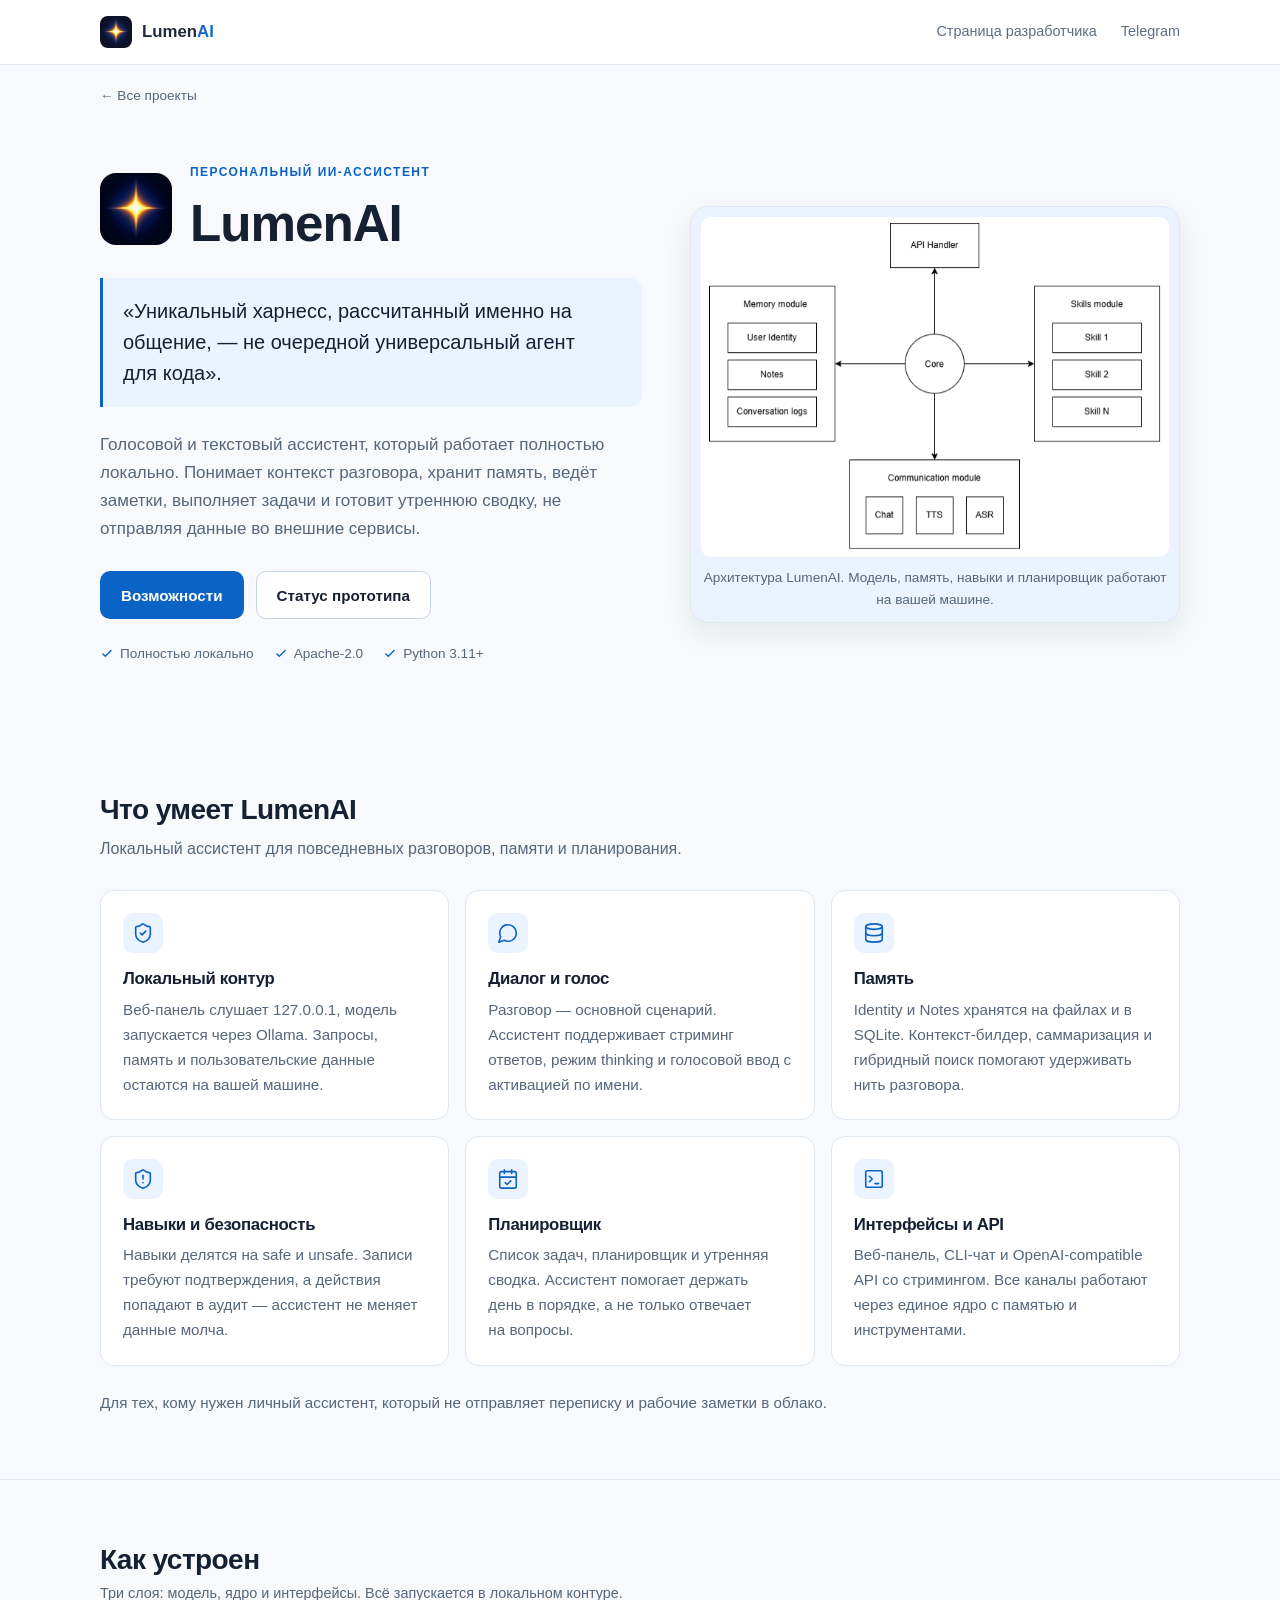
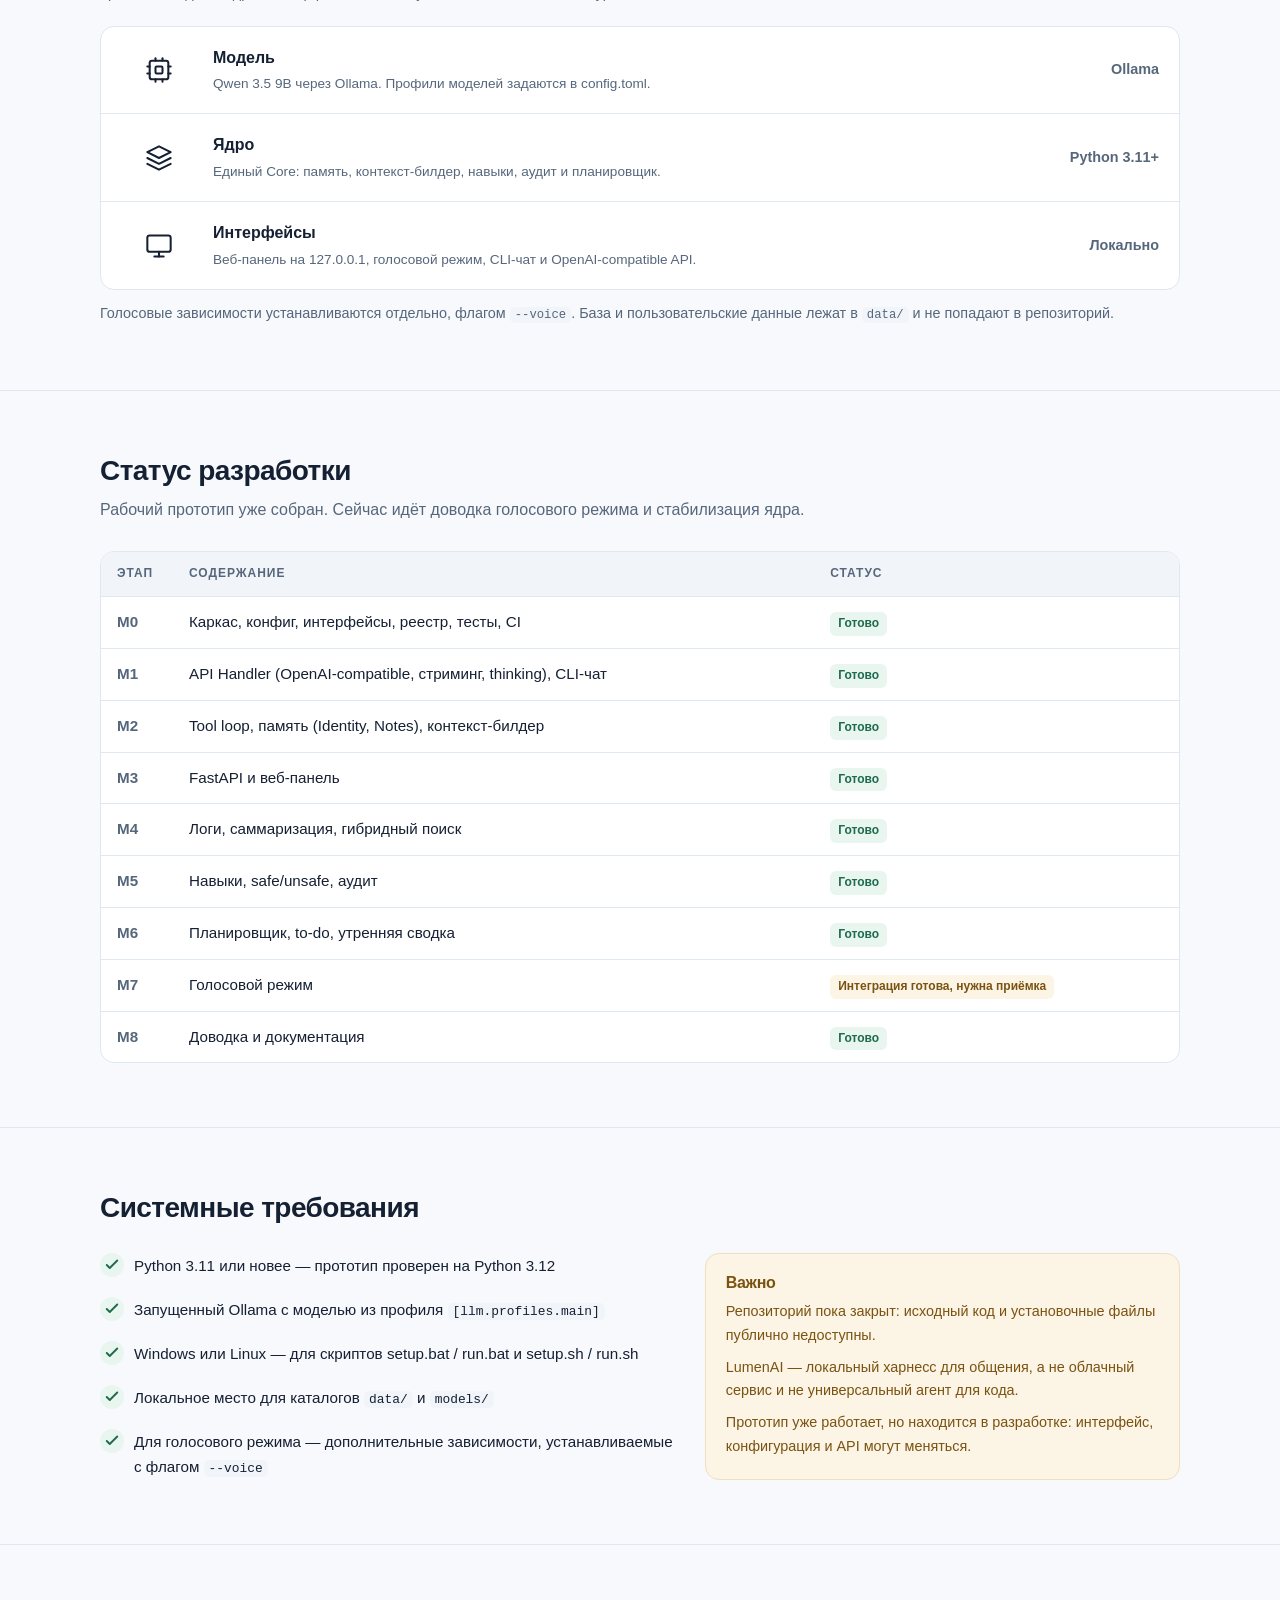
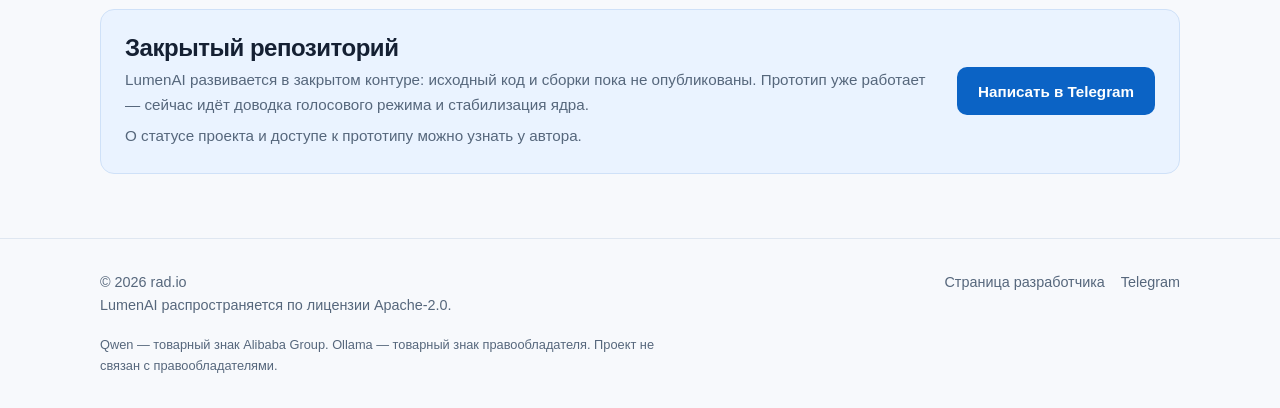
<file: lumenai/index.html>
<!doctype html>
<html lang="ru">
<head>
  <meta charset="utf-8">
  <meta name="viewport" content="width=device-width, initial-scale=1">
  <meta name="color-scheme" content="light">
  <meta name="theme-color" content="#F7F9FC">
  <title>LumenAI — персональный ИИ-ассистент, который работает локально</title>
  <meta name="description" content="LumenAI — локальный голосовой и текстовый ИИ-ассистент: Qwen 3.5 9B через Ollama, память, навыки, планировщик и утренняя сводка. Рабочий прототип, репозиторий пока закрыт.">
  <link rel="canonical" href="https://iradioman.github.io/lumenai/">
  <link rel="icon" href="../assets/img/favicon.png" sizes="32x32" type="image/png">
  <meta property="og:type" content="website">
  <meta property="og:site_name" content="rad.io">
  <meta property="og:title" content="LumenAI — персональный ИИ-ассистент, который работает локально">
  <meta property="og:description" content="LumenAI — локальный голосовой и текстовый ИИ-ассистент: Qwen 3.5 9B через Ollama, память, навыки, планировщик и утренняя сводка. Рабочий прототип, репозиторий пока закрыт.">
  <meta property="og:url" content="https://iradioman.github.io/lumenai/">
  <meta property="og:image" content="https://iradioman.github.io/assets/img/lumen-logo.png">
  <meta property="og:locale" content="ru_RU">
  <link rel="stylesheet" href="../assets/css/site.css">
</head>
<body>
  <a class="skip-link" href="#main">Перейти к содержимому</a>

  <header class="site-header">
    <div class="container header-inner">
      <a class="brand" href="../">
        <img class="brand-logo" src="../assets/img/lumen-logo.png" alt="" width="32" height="32">
        <span class="brand-name">Lumen<span class="brand-accent">AI</span></span>
      </a>
      <nav class="site-nav" aria-label="Основная навигация">
        <a href="../">Страница разработчика</a>
        <a href="http://t.me/iRadioMan">Telegram</a>
      </nav>
    </div>
  </header>

  <main id="main">
    <div class="container">
      <nav class="breadcrumb" aria-label="Хлебные крошки"><a href="../">← Все проекты</a></nav>
    </div>

    <section class="hero">
      <div class="container">
        <div class="hero-grid">
          <div>
            <div class="product-lockup">
              <img src="../assets/img/lumen-logo.png" alt="" width="72" height="72">
              <div>
                <p class="eyebrow">Персональный ИИ-ассистент</p>
                <h1>LumenAI</h1>
              </div>
            </div>
            <p class="slogan">«Уникальный харнесс, рассчитанный именно на общение, — не очередной универсальный агент для кода».</p>
            <p class="lead">Голосовой и текстовый ассистент, который работает полностью локально. Понимает контекст разговора, хранит память, ведёт заметки, выполняет задачи и готовит утреннюю сводку, не отправляя данные во внешние сервисы.</p>
            <div class="hero-actions">
              <a class="btn btn-primary" href="#features">Возможности</a>
              <a class="btn btn-secondary" href="#status">Статус прототипа</a>
            </div>
            <ul class="trust-list">
              <li><svg viewBox="0 0 24 24" width="14" height="14" fill="none" stroke="currentColor" stroke-width="2.5" stroke-linecap="round" stroke-linejoin="round" aria-hidden="true"><path d="m5 12 4 4L19 6"/></svg>Полностью локально</li>
              <li><svg viewBox="0 0 24 24" width="14" height="14" fill="none" stroke="currentColor" stroke-width="2.5" stroke-linecap="round" stroke-linejoin="round" aria-hidden="true"><path d="m5 12 4 4L19 6"/></svg>Apache-2.0</li>
              <li><svg viewBox="0 0 24 24" width="14" height="14" fill="none" stroke="currentColor" stroke-width="2.5" stroke-linecap="round" stroke-linejoin="round" aria-hidden="true"><path d="m5 12 4 4L19 6"/></svg>Python 3.11+</li>
            </ul>
          </div>
          <figure class="shot">
            <img src="../assets/img/lumen-arch.png" width="512" height="512" alt="Архитектура LumenAI" fetchpriority="high" decoding="async">
            <figcaption>Архитектура LumenAI. Модель, память, навыки и планировщик работают на вашей машине.</figcaption>
          </figure>
        </div>
      </div>
    </section>

    <section class="section" id="features">
      <div class="container">
        <div class="section-head">
          <h2>Что умеет LumenAI</h2>
          <p>Локальный ассистент для повседневных разговоров, памяти и планирования.</p>
        </div>
        <!-- Иконки: Lucide, ISC -->
        <div class="features-grid">
          <article class="feature">
            <div class="feature-icon">
              <svg width="22" height="22" viewBox="0 0 24 24" fill="none" stroke="currentColor" stroke-width="1.75" stroke-linecap="round" stroke-linejoin="round" aria-hidden="true">
                <path d="M20 13c0 5-3.5 7.5-7.66 8.95a1 1 0 0 1-.67-.01C7.5 20.5 4 18 4 13V6a1 1 0 0 1 1-1c2 0 4.5-1.2 6.24-2.72a1.17 1.17 0 0 1 1.52 0C14.51 3.81 17 5 19 5a1 1 0 0 1 1 1z"/>
                <path d="m9 12 2 2 4-4"/>
              </svg>
            </div>
            <h3>Локальный контур</h3>
            <p>Веб-панель слушает 127.0.0.1, модель запускается через Ollama. Запросы, память и пользовательские данные остаются на вашей машине.</p>
          </article>

          <article class="feature">
            <div class="feature-icon">
              <svg width="22" height="22" viewBox="0 0 24 24" fill="none" stroke="currentColor" stroke-width="1.75" stroke-linecap="round" stroke-linejoin="round" aria-hidden="true">
                <path d="M7.9 20A9 9 0 1 0 4 16.1L2 22Z"/>
              </svg>
            </div>
            <h3>Диалог и голос</h3>
            <p>Разговор — основной сценарий. Ассистент поддерживает стриминг ответов, режим thinking и голосовой ввод с активацией по имени.</p>
          </article>

          <article class="feature">
            <div class="feature-icon">
              <svg width="22" height="22" viewBox="0 0 24 24" fill="none" stroke="currentColor" stroke-width="1.75" stroke-linecap="round" stroke-linejoin="round" aria-hidden="true">
                <ellipse cx="12" cy="5" rx="9" ry="3"/>
                <path d="M3 5v14a9 3 0 0 0 18 0V5"/>
                <path d="M3 12a9 3 0 0 0 18 0"/>
              </svg>
            </div>
            <h3>Память</h3>
            <p>Identity и Notes хранятся на файлах и в SQLite. Контекст-билдер, саммаризация и гибридный поиск помогают удерживать нить разговора.</p>
          </article>

          <article class="feature">
            <div class="feature-icon">
              <svg width="22" height="22" viewBox="0 0 24 24" fill="none" stroke="currentColor" stroke-width="1.75" stroke-linecap="round" stroke-linejoin="round" aria-hidden="true">
                <path d="M20 13c0 5-3.5 7.5-7.66 8.95a1 1 0 0 1-.67-.01C7.5 20.5 4 18 4 13V6a1 1 0 0 1 1-1c2 0 4.5-1.2 6.24-2.72a1.17 1.17 0 0 1 1.52 0C14.51 3.81 17 5 19 5a1 1 0 0 1 1 1z"/>
                <path d="M12 8v4"/>
                <path d="M12 16h.01"/>
              </svg>
            </div>
            <h3>Навыки и безопасность</h3>
            <p>Навыки делятся на safe и unsafe. Записи требуют подтверждения, а действия попадают в аудит — ассистент не меняет данные молча.</p>
          </article>

          <article class="feature">
            <div class="feature-icon">
              <svg width="22" height="22" viewBox="0 0 24 24" fill="none" stroke="currentColor" stroke-width="1.75" stroke-linecap="round" stroke-linejoin="round" aria-hidden="true">
                <path d="M8 2v4"/>
                <path d="M16 2v4"/>
                <rect width="18" height="18" x="3" y="4" rx="2"/>
                <path d="M3 10h18"/>
                <path d="m9 16 2 2 4-4"/>
              </svg>
            </div>
            <h3>Планировщик</h3>
            <p>Список задач, планировщик и утренняя сводка. Ассистент помогает держать день в порядке, а не только отвечает на вопросы.</p>
          </article>

          <article class="feature">
            <div class="feature-icon">
              <svg width="22" height="22" viewBox="0 0 24 24" fill="none" stroke="currentColor" stroke-width="1.75" stroke-linecap="round" stroke-linejoin="round" aria-hidden="true">
                <rect width="18" height="18" x="3" y="3" rx="2"/>
                <path d="m7 15 3-3-3-3"/>
                <path d="M13 17h4"/>
              </svg>
            </div>
            <h3>Интерфейсы и API</h3>
            <p>Веб-панель, CLI-чат и OpenAI-compatible API со стримингом. Все каналы работают через единое ядро с памятью и инструментами.</p>
          </article>
        </div>
        <p class="audience">Для тех, кому нужен личный ассистент, который не отправляет переписку и рабочие заметки в облако.</p>
      </div>
    </section>

    <section class="section" id="architecture">
      <div class="container">
        <div class="download-head">
          <div>
            <h2>Как устроен</h2>
            <p class="version">Три слоя: модель, ядро и интерфейсы. Всё запускается в локальном контуре.</p>
          </div>
        </div>
        <div class="download-list arch-list">
          <div class="download-row">
            <span class="os-logo">
              <svg viewBox="0 0 24 24" width="28" height="28" fill="none" stroke="currentColor" stroke-width="1.75" stroke-linecap="round" stroke-linejoin="round" aria-hidden="true">
                <rect width="16" height="16" x="4" y="4" rx="2"/>
                <rect width="6" height="6" x="9" y="9" rx="1"/>
                <path d="M9 2v2"/><path d="M15 2v2"/><path d="M9 20v2"/><path d="M15 20v2"/>
                <path d="M2 9h2"/><path d="M2 15h2"/><path d="M20 9h2"/><path d="M20 15h2"/>
              </svg>
            </span>
            <span class="download-copy">
              <span class="download-title">Модель</span>
              <span class="download-meta">Qwen 3.5 9B через Ollama. Профили моделей задаются в config.toml.</span>
            </span>
            <span class="download-action">Ollama</span>
          </div>

          <div class="download-row">
            <span class="os-logo">
              <svg viewBox="0 0 24 24" width="28" height="28" fill="none" stroke="currentColor" stroke-width="1.75" stroke-linecap="round" stroke-linejoin="round" aria-hidden="true">
                <path d="M12 2 2 7l10 5 10-5-10-5Z"/>
                <path d="m2 17 10 5 10-5"/>
                <path d="m2 12 10 5 10-5"/>
              </svg>
            </span>
            <span class="download-copy">
              <span class="download-title">Ядро</span>
              <span class="download-meta">Единый Core: память, контекст-билдер, навыки, аудит и планировщик.</span>
            </span>
            <span class="download-action">Python 3.11+</span>
          </div>

          <div class="download-row">
            <span class="os-logo">
              <svg viewBox="0 0 24 24" width="28" height="28" fill="none" stroke="currentColor" stroke-width="1.75" stroke-linecap="round" stroke-linejoin="round" aria-hidden="true">
                <rect width="20" height="14" x="2" y="3" rx="2"/>
                <path d="M8 21h8"/>
                <path d="M12 17v4"/>
              </svg>
            </span>
            <span class="download-copy">
              <span class="download-title">Интерфейсы</span>
              <span class="download-meta">Веб-панель на 127.0.0.1, голосовой режим, CLI-чат и OpenAI-compatible API.</span>
            </span>
            <span class="download-action">Локально</span>
          </div>
        </div>
        <p class="download-help">Голосовые зависимости устанавливаются отдельно, флагом <code>--voice</code>. База и пользовательские данные лежат в <code>data/</code> и не попадают в репозиторий.</p>
      </div>
    </section>

    <section class="section" id="status">
      <div class="container">
        <div class="section-head">
          <h2>Статус разработки</h2>
          <p>Рабочий прототип уже собран. Сейчас идёт доводка голосового режима и стабилизация ядра.</p>
        </div>
        <div class="table-wrap">
          <table class="status-table">
            <thead>
              <tr>
                <th scope="col">Этап</th>
                <th scope="col">Содержание</th>
                <th scope="col">Статус</th>
              </tr>
            </thead>
            <tbody>
              <tr>
                <td>M0</td>
                <td>Каркас, конфиг, интерфейсы, реестр, тесты, CI</td>
                <td><span class="status-pill">Готово</span></td>
              </tr>
              <tr>
                <td>M1</td>
                <td>API Handler (OpenAI-compatible, стриминг, thinking), CLI-чат</td>
                <td><span class="status-pill">Готово</span></td>
              </tr>
              <tr>
                <td>M2</td>
                <td>Tool loop, память (Identity, Notes), контекст-билдер</td>
                <td><span class="status-pill">Готово</span></td>
              </tr>
              <tr>
                <td>M3</td>
                <td>FastAPI и веб-панель</td>
                <td><span class="status-pill">Готово</span></td>
              </tr>
              <tr>
                <td>M4</td>
                <td>Логи, саммаризация, гибридный поиск</td>
                <td><span class="status-pill">Готово</span></td>
              </tr>
              <tr>
                <td>M5</td>
                <td>Навыки, safe/unsafe, аудит</td>
                <td><span class="status-pill">Готово</span></td>
              </tr>
              <tr>
                <td>M6</td>
                <td>Планировщик, to-do, утренняя сводка</td>
                <td><span class="status-pill">Готово</span></td>
              </tr>
              <tr>
                <td>M7</td>
                <td>Голосовой режим</td>
                <td><span class="status-pill status-pill--wip">Интеграция готова, нужна приёмка</span></td>
              </tr>
              <tr>
                <td>M8</td>
                <td>Доводка и документация</td>
                <td><span class="status-pill">Готово</span></td>
              </tr>
            </tbody>
          </table>
        </div>
      </div>
    </section>

    <section class="section" id="requirements">
      <div class="container">
        <div class="section-head">
          <h2>Системные требования</h2>
        </div>
        <div class="requirements-grid">
          <ul class="req-list">
            <li>
              <svg viewBox="0 0 24 24" width="14" height="14" fill="none" stroke="currentColor" stroke-width="2.5" stroke-linecap="round" stroke-linejoin="round" aria-hidden="true"><path d="m5 12 4 4L19 6"/></svg>
              <span>Python 3.11 или новее — прототип проверен на Python 3.12</span>
            </li>
            <li>
              <svg viewBox="0 0 24 24" width="14" height="14" fill="none" stroke="currentColor" stroke-width="2.5" stroke-linecap="round" stroke-linejoin="round" aria-hidden="true"><path d="m5 12 4 4L19 6"/></svg>
              <span>Запущенный Ollama с моделью из профиля <code>[llm.profiles.main]</code></span>
            </li>
            <li>
              <svg viewBox="0 0 24 24" width="14" height="14" fill="none" stroke="currentColor" stroke-width="2.5" stroke-linecap="round" stroke-linejoin="round" aria-hidden="true"><path d="m5 12 4 4L19 6"/></svg>
              <span>Windows или Linux — для скриптов setup.bat / run.bat и setup.sh / run.sh</span>
            </li>
            <li>
              <svg viewBox="0 0 24 24" width="14" height="14" fill="none" stroke="currentColor" stroke-width="2.5" stroke-linecap="round" stroke-linejoin="round" aria-hidden="true"><path d="m5 12 4 4L19 6"/></svg>
              <span>Локальное место для каталогов <code>data/</code> и <code>models/</code></span>
            </li>
            <li>
              <svg viewBox="0 0 24 24" width="14" height="14" fill="none" stroke="currentColor" stroke-width="2.5" stroke-linecap="round" stroke-linejoin="round" aria-hidden="true"><path d="m5 12 4 4L19 6"/></svg>
              <span>Для голосового режима — дополнительные зависимости, устанавливаемые с флагом <code>--voice</code></span>
            </li>
          </ul>
          <aside class="note-card">
            <h3>Важно</h3>
            <p>Репозиторий пока закрыт: исходный код и установочные файлы публично недоступны.</p>
            <p>LumenAI — локальный харнесс для общения, а не облачный сервис и не универсальный агент для кода.</p>
            <p>Прототип уже работает, но находится в разработке: интерфейс, конфигурация и API могут меняться.</p>
          </aside>
        </div>
      </div>
    </section>

    <section class="section" id="about">
      <div class="container">
        <div class="guide-card">
          <div>
            <h2>Закрытый репозиторий</h2>
            <p>LumenAI развивается в закрытом контуре: исходный код и сборки пока не опубликованы. Прототип уже работает — сейчас идёт доводка голосового режима и стабилизация ядра.</p>
            <p>О статусе проекта и доступе к прототипу можно узнать у автора.</p>
          </div>
          <a class="btn btn-primary" href="http://t.me/iRadioMan">Написать в Telegram</a>
        </div>
      </div>
    </section>
  </main>

  <footer class="site-footer">
    <div class="container">
      <div class="footer-inner">
        <div>
          <p class="footer-copy">© 2026 rad.io</p>
          <p class="footer-copy">LumenAI распространяется по лицензии Apache-2.0.</p>
        </div>
        <ul class="footer-links">
          <li><a href="../">Страница разработчика</a></li>
          <li><a href="http://t.me/iRadioMan">Telegram</a></li>
        </ul>
      </div>
      <p class="footer-legal">Qwen — товарный знак Alibaba Group. Ollama — товарный знак правообладателя. Проект не связан с правообладателями.</p>
    </div>
  </footer>
  <script src="../assets/js/effects.js" defer></script>
</body>
</html>
</file>
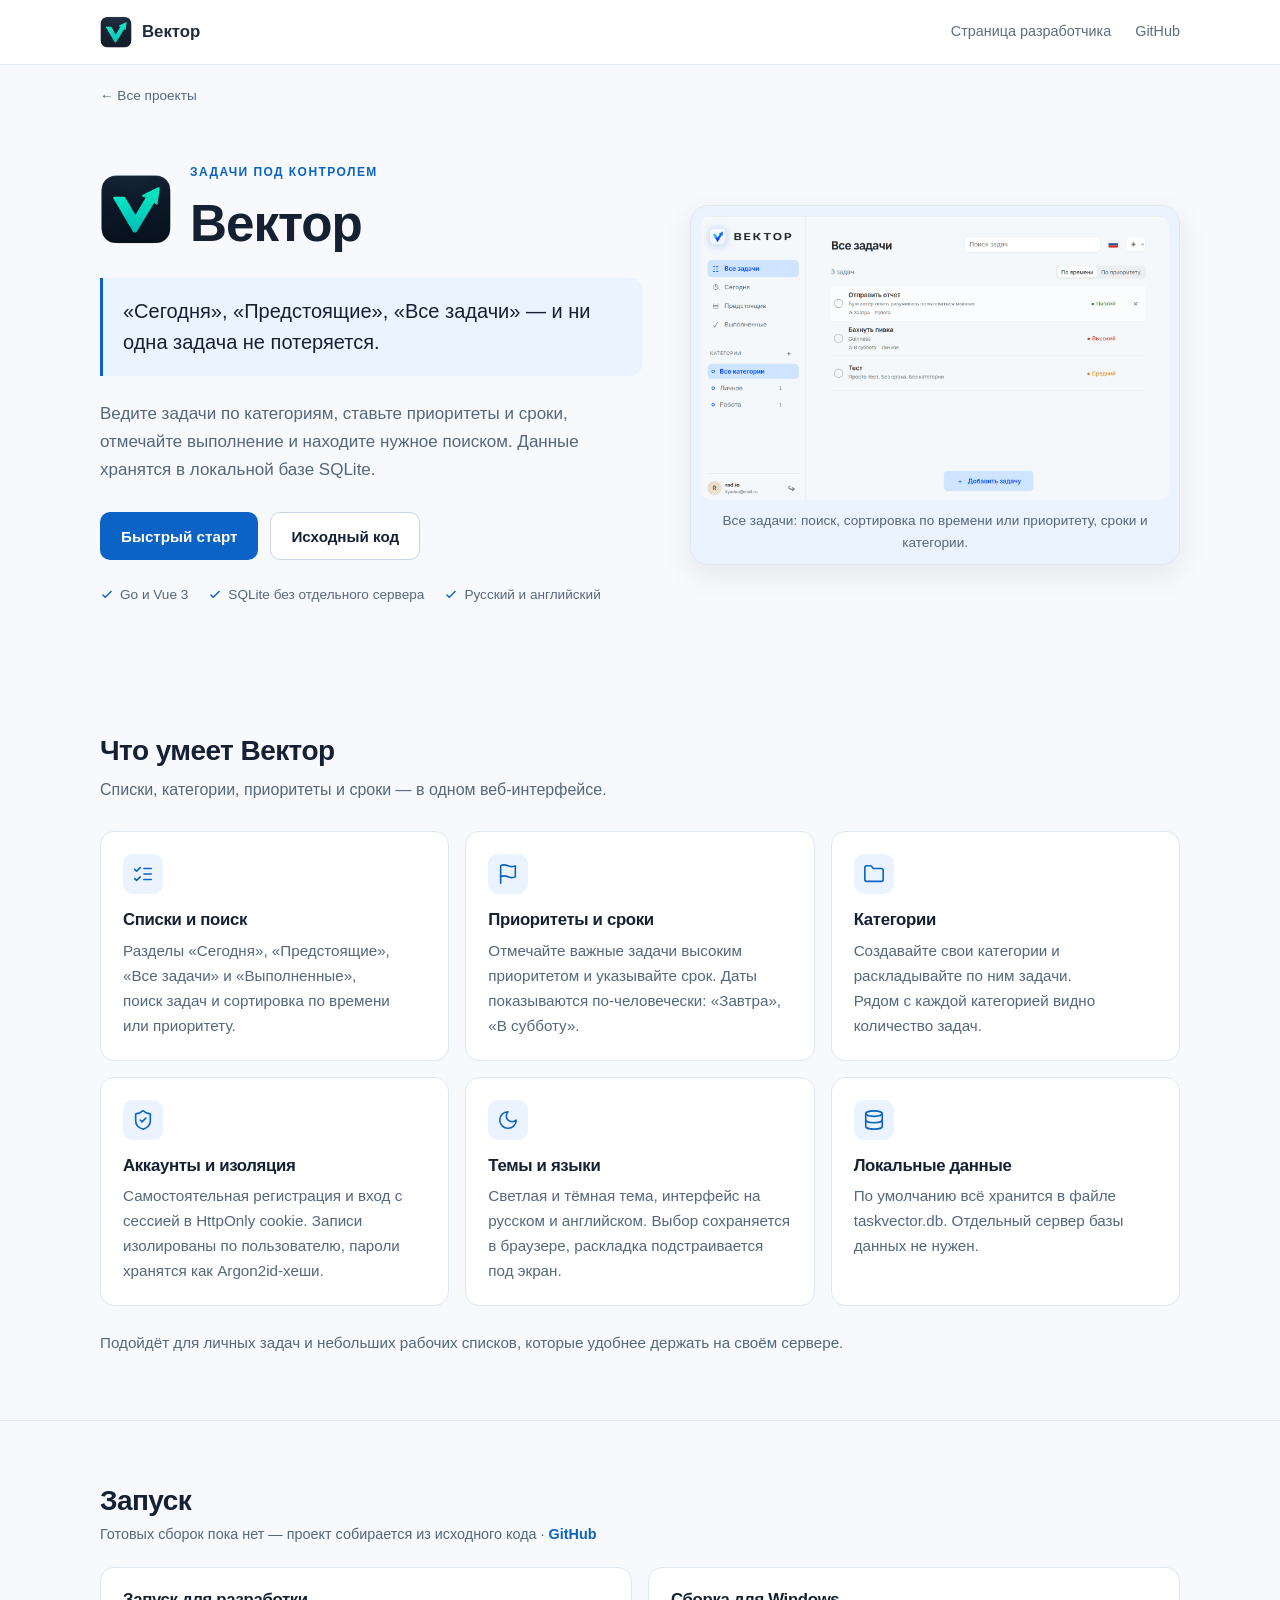
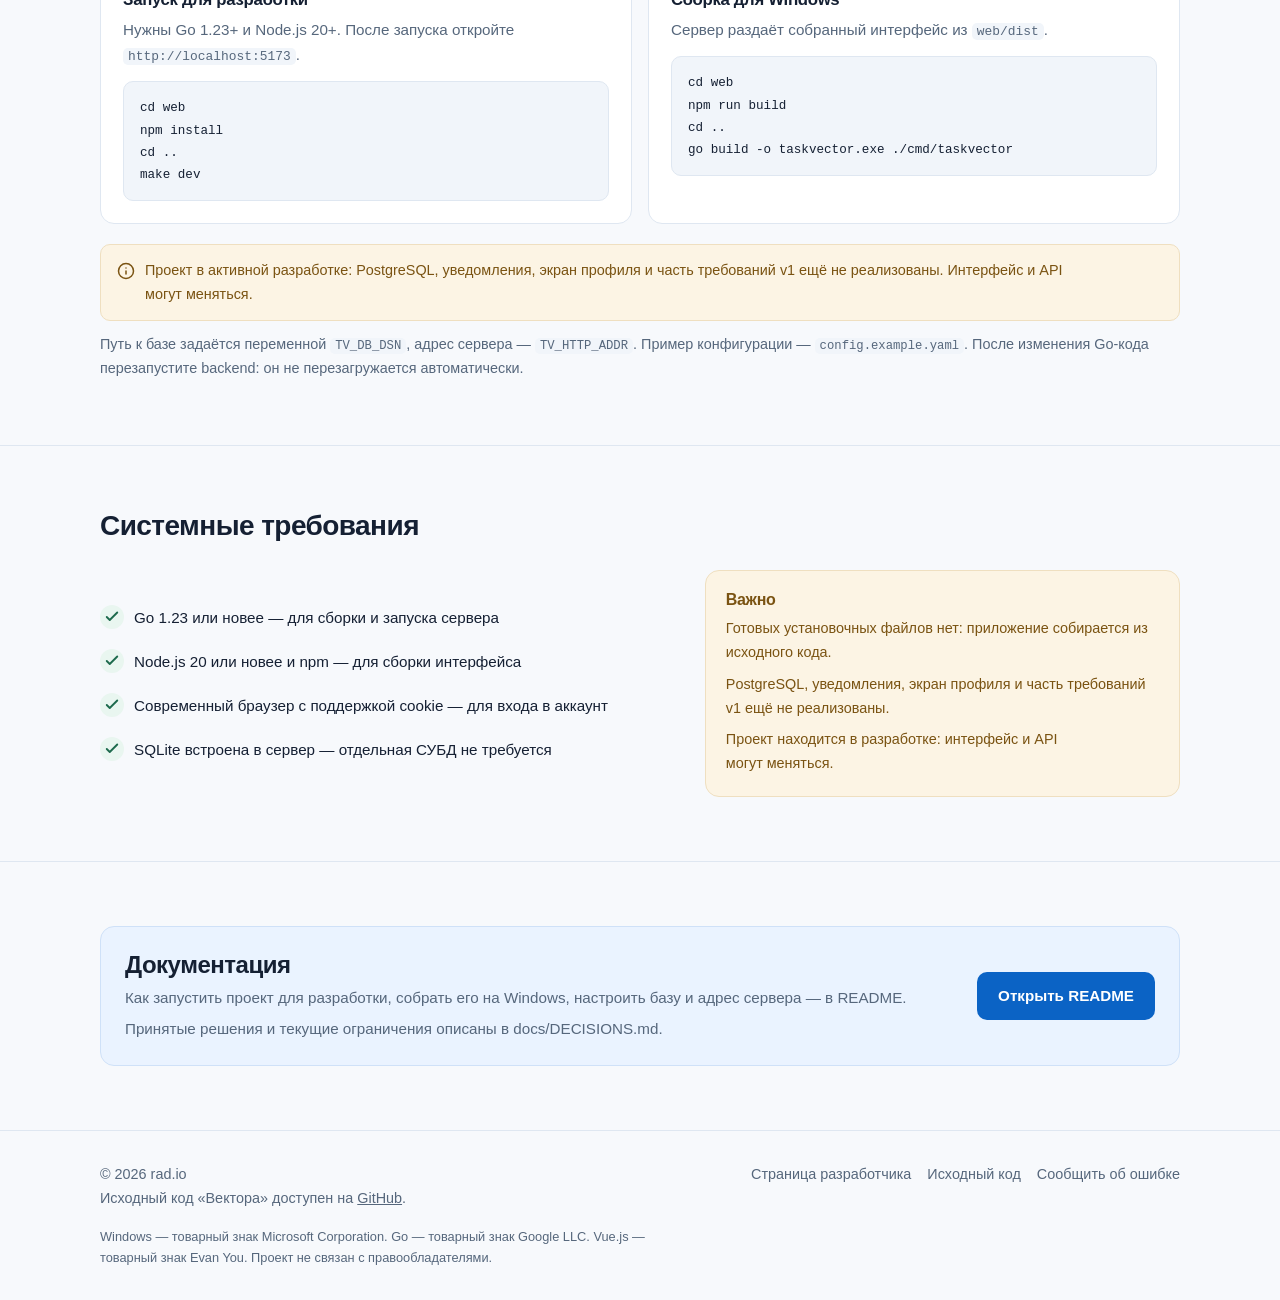
<file: taskvector/index.html>
<!doctype html>
<html lang="ru">
<head>
  <meta charset="utf-8">
  <meta name="viewport" content="width=device-width, initial-scale=1">
  <meta name="color-scheme" content="light">
  <meta name="theme-color" content="#F7F9FC">
  <title>Вектор — веб-планировщик задач на Go и Vue 3</title>
  <meta name="description" content="Вектор — веб-планировщик задач на Go и Vue 3. Списки «Сегодня», «Предстоящие» и «Все задачи», категории, приоритеты, сроки и поиск. Данные хранятся в локальной SQLite. Сборка из исходного кода.">
  <link rel="canonical" href="https://iradioman.github.io/taskvector/">
  <link rel="icon" href="../assets/img/favicon.png" sizes="32x32" type="image/png">
  <meta property="og:type" content="website">
  <meta property="og:site_name" content="rad.io">
  <meta property="og:title" content="Вектор — веб-планировщик задач на Go и Vue 3">
  <meta property="og:description" content="Вектор — веб-планировщик задач на Go и Vue 3. Списки «Сегодня», «Предстоящие» и «Все задачи», категории, приоритеты, сроки и поиск. Данные хранятся в локальной SQLite. Сборка из исходного кода.">
  <meta property="og:url" content="https://iradioman.github.io/taskvector/">
  <meta property="og:image" content="https://iradioman.github.io/assets/img/taskvector-screenshot.png">
  <meta property="og:locale" content="ru_RU">
  <link rel="stylesheet" href="../assets/css/site.css">
</head>
<body>
  <a class="skip-link" href="#main">Перейти к содержимому</a>

  <header class="site-header">
    <div class="container header-inner">
      <a class="brand" href="../">
        <img class="brand-logo" src="../assets/img/taskvector-logo.png" alt="" width="32" height="32">
        <span class="brand-name">Вектор</span>
      </a>
      <nav class="site-nav" aria-label="Основная навигация">
        <a href="../">Страница разработчика</a>
        <a href="https://github.com/iRadioMan" target="_blank" rel="noopener noreferrer">GitHub</a>
      </nav>
    </div>
  </header>

  <main id="main">
    <div class="container">
      <nav class="breadcrumb" aria-label="Хлебные крошки"><a href="../">← Все проекты</a></nav>
    </div>

    <section class="hero">
      <div class="container">
        <div class="hero-grid">
          <div>
            <div class="product-lockup">
              <img src="../assets/img/taskvector-logo.png" alt="" width="72" height="72">
              <div>
                <p class="eyebrow">Задачи под контролем</p>
                <h1>Вектор</h1>
              </div>
            </div>
            <p class="slogan">«Сегодня», «Предстоящие», «Все задачи» — и ни одна задача не потеряется.</p>
            <p class="lead">Ведите задачи по категориям, ставьте приоритеты и сроки, отмечайте выполнение и находите нужное поиском. Данные хранятся в локальной базе SQLite.</p>
            <div class="hero-actions">
              <a class="btn btn-primary" href="#start">Быстрый старт</a>
              <a class="btn btn-secondary" href="https://github.com/iRadioMan/TaskVector" target="_blank" rel="noopener noreferrer">Исходный код</a>
            </div>
            <ul class="trust-list">
              <li><svg viewBox="0 0 24 24" width="14" height="14" fill="none" stroke="currentColor" stroke-width="2.5" stroke-linecap="round" stroke-linejoin="round" aria-hidden="true"><path d="m5 12 4 4L19 6"/></svg>Go и Vue 3</li>
              <li><svg viewBox="0 0 24 24" width="14" height="14" fill="none" stroke="currentColor" stroke-width="2.5" stroke-linecap="round" stroke-linejoin="round" aria-hidden="true"><path d="m5 12 4 4L19 6"/></svg>SQLite без отдельного сервера</li>
              <li><svg viewBox="0 0 24 24" width="14" height="14" fill="none" stroke="currentColor" stroke-width="2.5" stroke-linecap="round" stroke-linejoin="round" aria-hidden="true"><path d="m5 12 4 4L19 6"/></svg>Русский и английский</li>
            </ul>
          </div>
          <figure class="shot">
            <img src="../assets/img/taskvector-screenshot.png" width="1509" height="914" alt="Окно программы «Вектор»: боковая панель со списками и категориями, список задач с приоритетами и сроками." fetchpriority="high" decoding="async">
            <figcaption>Все задачи: поиск, сортировка по времени или приоритету, сроки и категории.</figcaption>
          </figure>
        </div>
      </div>
    </section>

    <section class="section" id="features">
      <div class="container">
        <div class="section-head">
          <h2>Что умеет Вектор</h2>
          <p>Списки, категории, приоритеты и сроки — в одном веб-интерфейсе.</p>
        </div>
        <!-- Иконки: Lucide, ISC -->
        <div class="features-grid">
          <article class="feature">
            <div class="feature-icon">
              <svg width="22" height="22" viewBox="0 0 24 24" fill="none" stroke="currentColor" stroke-width="1.75" stroke-linecap="round" stroke-linejoin="round" aria-hidden="true">
                <path d="m3 17 2 2 4-4"/>
                <path d="m3 7 2 2 4-4"/>
                <path d="M13 6h8"/>
                <path d="M13 12h8"/>
                <path d="M13 18h8"/>
              </svg>
            </div>
            <h3>Списки и поиск</h3>
            <p>Разделы «Сегодня», «Предстоящие», «Все задачи» и «Выполненные», поиск задач и сортировка по времени или приоритету.</p>
          </article>

          <article class="feature">
            <div class="feature-icon">
              <svg width="22" height="22" viewBox="0 0 24 24" fill="none" stroke="currentColor" stroke-width="1.75" stroke-linecap="round" stroke-linejoin="round" aria-hidden="true">
                <path d="M4 15s1-1 4-1 5 2 8 2 4-1 4-1V3s-1 1-4 1-5-2-8-2-4 1-4 1z"/>
                <path d="M4 22v-7"/>
              </svg>
            </div>
            <h3>Приоритеты и сроки</h3>
            <p>Отмечайте важные задачи высоким приоритетом и указывайте срок. Даты показываются по-человечески: «Завтра», «В субботу».</p>
          </article>

          <article class="feature">
            <div class="feature-icon">
              <svg width="22" height="22" viewBox="0 0 24 24" fill="none" stroke="currentColor" stroke-width="1.75" stroke-linecap="round" stroke-linejoin="round" aria-hidden="true">
                <path d="M20 20a2 2 0 0 0 2-2V8a2 2 0 0 0-2-2h-7.9a2 2 0 0 1-1.69-.9L9.6 3.9A2 2 0 0 0 7.93 3H4a2 2 0 0 0-2 2v13a2 2 0 0 0 2 2Z"/>
              </svg>
            </div>
            <h3>Категории</h3>
            <p>Создавайте свои категории и раскладывайте по ним задачи. Рядом с каждой категорией видно количество задач.</p>
          </article>

          <article class="feature">
            <div class="feature-icon">
              <svg width="22" height="22" viewBox="0 0 24 24" fill="none" stroke="currentColor" stroke-width="1.75" stroke-linecap="round" stroke-linejoin="round" aria-hidden="true">
                <path d="M20 13c0 5-3.5 7.5-7.66 8.95a1 1 0 0 1-.67-.01C7.5 20.5 4 18 4 13V6a1 1 0 0 1 1-1c2 0 4.5-1.2 6.24-2.72a1.17 1.17 0 0 1 1.52 0C14.51 3.81 17 5 19 5a1 1 0 0 1 1 1z"/>
                <path d="m9 12 2 2 4-4"/>
              </svg>
            </div>
            <h3>Аккаунты и изоляция</h3>
            <p>Самостоятельная регистрация и вход с сессией в HttpOnly cookie. Записи изолированы по пользователю, пароли хранятся как Argon2id-хеши.</p>
          </article>

          <article class="feature">
            <div class="feature-icon">
              <svg width="22" height="22" viewBox="0 0 24 24" fill="none" stroke="currentColor" stroke-width="1.75" stroke-linecap="round" stroke-linejoin="round" aria-hidden="true">
                <path d="M12 3a6 6 0 0 0 9 9 9 9 0 1 1-9-9Z"/>
              </svg>
            </div>
            <h3>Темы и языки</h3>
            <p>Светлая и тёмная тема, интерфейс на русском и английском. Выбор сохраняется в браузере, раскладка подстраивается под экран.</p>
          </article>

          <article class="feature">
            <div class="feature-icon">
              <svg width="22" height="22" viewBox="0 0 24 24" fill="none" stroke="currentColor" stroke-width="1.75" stroke-linecap="round" stroke-linejoin="round" aria-hidden="true">
                <ellipse cx="12" cy="5" rx="9" ry="3"/>
                <path d="M3 5v14a9 3 0 0 0 18 0V5"/>
                <path d="M3 12a9 3 0 0 0 18 0"/>
              </svg>
            </div>
            <h3>Локальные данные</h3>
            <p>По умолчанию всё хранится в файле taskvector.db. Отдельный сервер базы данных не нужен.</p>
          </article>
        </div>
        <p class="audience">Подойдёт для личных задач и небольших рабочих списков, которые удобнее держать на своём сервере.</p>
      </div>
    </section>

    <section class="section" id="start">
      <div class="container">
        <div class="download-head">
          <div>
            <h2>Запуск</h2>
            <p class="version">Готовых сборок пока нет — проект собирается из исходного кода · <a href="https://github.com/iRadioMan/TaskVector" target="_blank" rel="noopener noreferrer">GitHub</a></p>
          </div>
        </div>
        <div class="start-grid">
          <article class="code-card">
            <h3>Запуск для разработки</h3>
            <p>Нужны Go 1.23+ и Node.js 20+. После запуска откройте <code>http://localhost:5173</code>.</p>
            <pre><code>cd web
npm install
cd ..
make dev</code></pre>
          </article>
          <article class="code-card">
            <h3>Сборка для Windows</h3>
            <p>Сервер раздаёт собранный интерфейс из <code>web/dist</code>.</p>
            <pre><code>cd web
npm run build
cd ..
go build -o taskvector.exe ./cmd/taskvector</code></pre>
          </article>
        </div>
        <p class="note">
          <svg viewBox="0 0 24 24" width="18" height="18" fill="none" stroke="currentColor" stroke-width="2" stroke-linecap="round" stroke-linejoin="round" aria-hidden="true"><circle cx="12" cy="12" r="10"/><path d="M12 16v-4"/><path d="M12 8h.01"/></svg>
          <span>Проект в активной разработке: PostgreSQL, уведомления, экран профиля и часть требований v1 ещё не реализованы. Интерфейс и API могут меняться.</span>
        </p>
        <p class="download-help">Путь к базе задаётся переменной <code>TV_DB_DSN</code>, адрес сервера — <code>TV_HTTP_ADDR</code>. Пример конфигурации — <code>config.example.yaml</code>. После изменения Go-кода перезапустите backend: он не перезагружается автоматически.</p>
      </div>
    </section>

    <section class="section" id="requirements">
      <div class="container">
        <div class="section-head">
          <h2>Системные требования</h2>
        </div>
        <div class="requirements-grid">
          <ul class="req-list">
            <li>
              <svg viewBox="0 0 24 24" width="14" height="14" fill="none" stroke="currentColor" stroke-width="2.5" stroke-linecap="round" stroke-linejoin="round" aria-hidden="true"><path d="m5 12 4 4L19 6"/></svg>
              <span>Go 1.23 или новее — для сборки и запуска сервера</span>
            </li>
            <li>
              <svg viewBox="0 0 24 24" width="14" height="14" fill="none" stroke="currentColor" stroke-width="2.5" stroke-linecap="round" stroke-linejoin="round" aria-hidden="true"><path d="m5 12 4 4L19 6"/></svg>
              <span>Node.js 20 или новее и npm — для сборки интерфейса</span>
            </li>
            <li>
              <svg viewBox="0 0 24 24" width="14" height="14" fill="none" stroke="currentColor" stroke-width="2.5" stroke-linecap="round" stroke-linejoin="round" aria-hidden="true"><path d="m5 12 4 4L19 6"/></svg>
              <span>Современный браузер с поддержкой cookie — для входа в аккаунт</span>
            </li>
            <li>
              <svg viewBox="0 0 24 24" width="14" height="14" fill="none" stroke="currentColor" stroke-width="2.5" stroke-linecap="round" stroke-linejoin="round" aria-hidden="true"><path d="m5 12 4 4L19 6"/></svg>
              <span>SQLite встроена в сервер — отдельная СУБД не требуется</span>
            </li>
          </ul>
          <aside class="note-card">
            <h3>Важно</h3>
            <p>Готовых установочных файлов нет: приложение собирается из исходного кода.</p>
            <p>PostgreSQL, уведомления, экран профиля и часть требований v1 ещё не реализованы.</p>
            <p>Проект находится в разработке: интерфейс и API могут меняться.</p>
          </aside>
        </div>
      </div>
    </section>

    <section class="section" id="guide">
      <div class="container">
        <div class="guide-card">
          <div>
            <h2>Документация</h2>
            <p>Как запустить проект для разработки, собрать его на Windows, настроить базу и адрес сервера — в README.</p>
            <p>Принятые решения и текущие ограничения описаны в docs/DECISIONS.md.</p>
          </div>
          <a class="btn btn-primary" href="https://github.com/iRadioMan/TaskVector#readme" target="_blank" rel="noopener noreferrer">Открыть README</a>
        </div>
      </div>
    </section>
  </main>

  <footer class="site-footer">
    <div class="container">
      <div class="footer-inner">
        <div>
          <p class="footer-copy">© 2026 rad.io</p>
          <p class="footer-copy">Исходный код «Вектора» доступен на <a href="https://github.com/iRadioMan/TaskVector" target="_blank" rel="noopener noreferrer">GitHub</a>.</p>
        </div>
        <ul class="footer-links">
          <li><a href="../">Страница разработчика</a></li>
          <li><a href="https://github.com/iRadioMan/TaskVector" target="_blank" rel="noopener noreferrer">Исходный код</a></li>
          <li><a href="https://github.com/iRadioMan/TaskVector/issues" target="_blank" rel="noopener noreferrer">Сообщить об ошибке</a></li>
        </ul>
      </div>
      <p class="footer-legal">Windows — товарный знак Microsoft Corporation. Go — товарный знак Google LLC. Vue.js — товарный знак Evan You. Проект не связан с правообладателями.</p>
    </div>
  </footer>
  <script src="../assets/js/effects.js" defer></script>
</body>
</html>
</file>
<file: assets/css/site.css>
:root {
  --bg: #F7F9FC;
  --surface: #FFFFFF;
  --surface-soft: #F1F5FA;
  --surface-blue: #EAF3FF;
  --ink: #152033;
  --muted: #56677C;
  --border: #DFE7F1;
  --border-strong: #C8D5E4;
  --accent: #0B63C5;
  --accent-hover: #084E9E;
  --success: #1E6B4E;
  --success-soft: #E9F6F0;
  --warning: #7A5312;
  --warning-soft: #FCF4E4;
  --warning-border: #EFDFC0;
  --radius: 14px;
  --shadow: 0 10px 30px rgba(21, 32, 51, .08);
  --container: 1080px;
}

*,
*::before,
*::after {
  box-sizing: border-box;
}

html {
  scroll-behavior: smooth;
}

body {
  margin: 0;
  background: var(--bg);
  color: var(--ink);
  font-family: "Segoe UI", -apple-system, BlinkMacSystemFont, "Helvetica Neue", Arial, sans-serif;
  font-size: 16px;
  line-height: 1.65;
  -webkit-font-smoothing: antialiased;
}

img {
  display: block;
  max-width: 100%;
  height: auto;
}

a {
  color: inherit;
}

ul {
  margin: 0;
  padding: 0;
  list-style: none;
}

figure,
blockquote {
  margin: 0;
}

h1,
h2,
h3 {
  margin: 0;
  line-height: 1.15;
  letter-spacing: -0.02em;
  text-wrap: balance;
}

p {
  margin: 0;
  text-wrap: pretty;
}

:focus-visible {
  outline: 3px solid rgba(11, 99, 197, .35);
  outline-offset: 2px;
}

section[id] {
  scroll-margin-top: 80px;
}

.container {
  width: min(100% - 40px, var(--container));
  margin-inline: auto;
}

/* Skip link */

.skip-link {
  position: absolute;
  left: -9999px;
  top: 0;
  z-index: 100;
  padding: 10px 14px;
  background: #fff;
  border: 1px solid var(--border);
  border-radius: 8px;
  font-size: 0.9rem;
  font-weight: 600;
  text-decoration: none;
}

.skip-link:focus {
  left: 16px;
  top: 16px;
}

/* Header */

.site-header {
  position: sticky;
  top: 0;
  z-index: 10;
  background: #fff;
  border-bottom: 1px solid var(--border);
  opacity: 95%;
}

.header-inner {
  display: flex;
  align-items: center;
  justify-content: space-between;
  gap: 16px;
  height: 64px;
}

.brand {
  display: inline-flex;
  align-items: center;
  gap: 10px;
  font-weight: 700;
  text-decoration: none;
}

.brand-mark {
  display: inline-flex;
  align-items: center;
  justify-content: center;
  flex: none;
  width: 32px;
  height: 32px;
  border-radius: 8px;
  background: var(--surface-blue);
  color: var(--accent);
  font-size: 13px;
  font-weight: 700;
  letter-spacing: 0;
}

.brand-mark img {
  border-radius: 5px;
}

.brand-logo {
  flex: none;
  width: 32px;
  height: 32px;
  border-radius: 8px;
}

.brand-name {
  font-size: 1.05rem;
  font-weight: 700;
}

.brand-accent {
  color: var(--accent);
}

.site-nav {
  display: flex;
  align-items: center;
  gap: 24px;
  font-size: 0.9rem;
  color: var(--muted);
}

.site-nav a,
.footer-links a,
.breadcrumb a {
  text-decoration: none;
}

.site-nav a:hover {
  color: var(--ink);
}

.footer-links a,
.breadcrumb a {
  color: var(--muted);
}

.footer-links a:hover,
.breadcrumb a:hover {
  color: var(--ink);
}

/* Buttons */

.btn {
  display: inline-flex;
  align-items: center;
  justify-content: center;
  gap: 8px;
  min-height: 48px;
  padding: 0 20px;
  border: 1px solid transparent;
  border-radius: 10px;
  font-size: 0.95rem;
  font-weight: 600;
  text-decoration: none;
  transition: background-color .15s, border-color .15s, color .15s;
}

.btn-primary {
  background: var(--accent);
  color: #fff;
}

.btn-primary:hover {
  background: var(--accent-hover);
}

.btn-secondary {
  background: #fff;
  border-color: var(--border-strong);
  color: var(--ink);
}

.btn-secondary:hover {
  background: var(--surface-blue);
}

/* Typography helpers */

.eyebrow {
  margin-bottom: 12px;
  font-size: 0.75rem;
  font-weight: 600;
  letter-spacing: .12em;
  text-transform: uppercase;
  color: var(--accent);
}

.lead {
  font-size: 1.0625rem;
  color: var(--muted);
  max-width: 56ch;
}

.muted {
  color: var(--muted);
}

.section {
  padding: 64px 0;
}

.section + .section {
  border-top: 1px solid var(--border);
}

.section-head {
  max-width: 720px;
  margin-bottom: 28px;
}

.section h2 {
  font-size: clamp(1.5rem, 2.5vw, 1.75rem);
  font-weight: 700;
}

.section-head p {
  margin-top: 10px;
  /*max-width: 60ch;*/
  color: var(--muted);
}

.badge {
  padding: 2px 8px;
  border-radius: 6px;
  background: var(--success-soft);
  color: var(--success);
  font-size: 0.75rem;
  font-weight: 600;
  white-space: nowrap;
  margin-top: 4px;
}

.badge--wip {
  background: var(--warning-soft);
  color: var(--warning);
}

.tag-list {
  display: flex;
  flex-wrap: wrap;
  gap: 6px;
  margin-top: 12px;
}

.tag-list li {
  padding: 2px 8px;
  border: 1px solid var(--border);
  border-radius: 6px;
  background: var(--surface-soft);
  color: var(--muted);
  font-size: 0.75rem;
}

/* Hero */

/* Home hero */

.page-home .site-header {
  background: rgba(255, 255, 255, .82);
  backdrop-filter: blur(14px);
}

.page-home .section {
  padding: 88px 0;
}

.hero--home {
  position: relative;
  isolation: isolate;
  overflow: hidden;
  padding: 64px 0 56px;
}

.hero--home::after {
  content: "";
  position: absolute;
  right: 0;
  bottom: 0;
  left: 0;
  z-index: 0;
  height: 96px;
  background: linear-gradient(to bottom, rgba(247, 249, 252, 0), var(--bg));
  pointer-events: none;
}

.hero-bg {
  position: absolute;
  inset: 0;
  z-index: 0;
  pointer-events: none;
}

.hero-grid-lines {
  position: absolute;
  inset: -10% 0;
  background-image:
    linear-gradient(to right, rgba(21, 32, 51, .045) 1px, transparent 1px),
    linear-gradient(to bottom, rgba(21, 32, 51, .045) 1px, transparent 1px);
  background-size: 48px 48px;
  -webkit-mask-image: radial-gradient(ellipse 70% 60% at 50% 40%, #000 20%, transparent 75%);
  mask-image: radial-gradient(ellipse 70% 60% at 50% 40%, #000 20%, transparent 75%);
}

.hero-orb {
  position: absolute;
  border-radius: 50%;
  filter: blur(20px);
  opacity: .85;
  will-change: transform;
}

.hero-orb--blue {
  top: -160px;
  left: -120px;
  width: 520px;
  height: 520px;
  background: radial-gradient(circle at 40% 40%, rgba(11, 99, 197, .20), rgba(11, 99, 197, 0) 68%);
}

.hero-orb--teal {
  right: -140px;
  bottom: -220px;
  width: 560px;
  height: 560px;
  background: radial-gradient(circle at 60% 40%, rgba(32, 178, 170, .16), rgba(32, 178, 170, 0) 70%);
}

.hero-home-grid {
  position: relative;
  z-index: 1;
  display: grid;
  grid-template-columns: minmax(0, 1.1fr) minmax(0, .9fr);
  align-items: center;
  gap: 56px;
}

.hero-home-copy h1 {
  max-width: 14ch;
  font-size: clamp(2.7rem, 4.8vw, 4rem);
  line-height: 1.02;
  letter-spacing: -.035em;
}

.hero-home-copy .eyebrow {
  margin-bottom: 16px;
}

.hero-home-copy .lead {
  max-width: 54ch;
  margin-top: 20px;
  font-size: 1.1rem;
}

.hero-facts {
  display: flex;
  flex-wrap: wrap;
  gap: 28px;
  margin-top: 34px;
  padding-top: 26px;
  border-top: 1px solid var(--border);
}

.hero-facts li {
  display: flex;
  flex-direction: column;
  gap: 2px;
}

.hero-facts strong {
  font-size: 1.15rem;
  font-weight: 700;
  letter-spacing: -.02em;
}

.hero-facts span {
  font-size: .8rem;
  color: var(--muted);
}

.hero-visual {
  position: relative;
  display: grid;
  place-items: center;
  min-height: 400px;
}

.hero-visual-ring {
  position: absolute;
  width: 360px;
  height: 360px;
  border: 1px dashed var(--border-strong);
  border-radius: 50%;
}

.hero-mark {
  position: relative;
  width: 260px;
  aspect-ratio: 1;
  overflow: hidden;
  border-radius: 36px;
  background: #0A0F2C;
  box-shadow: 0 30px 80px rgba(11, 99, 197, .18), 0 12px 30px rgba(21, 32, 51, .16);
  will-change: transform;
}

.hero-mark img {
  width: 100%;
  height: 100%;
  object-fit: cover;
}

.float-chip {
  --orbit-angle: 0deg;
  --orbit-radius: clamp(125px, calc(13.7vw + 4px), 190px);
  position: absolute;
  top: 50%;
  left: 50%;
  display: inline-flex;
  align-items: center;
  gap: 7px;
  padding: 9px 13px;
  border: 1px solid rgba(200, 213, 228, .9);
  border-radius: 999px;
  background: rgba(255, 255, 255, .88);
  box-shadow: 0 8px 24px rgba(21, 32, 51, .08);
  color: var(--ink);
  font-size: .8rem;
  font-weight: 600;
  white-space: nowrap;
  pointer-events: none;
  backdrop-filter: blur(10px);
  transform: translate(-50%, -50%) rotate(var(--orbit-angle)) translateX(var(--orbit-radius)) rotate(calc(-1 * var(--orbit-angle)));
  animation: float-chip-orbit 56s linear infinite;
  will-change: transform;
}

.float-chip svg {
  color: var(--accent);
}

.float-chip--one {
  --orbit-angle: -90deg;
}

.float-chip--two {
  --orbit-angle: 30deg;
}

.float-chip--three {
  --orbit-angle: 150deg;
}

@keyframes float-chip-orbit {
  from {
    transform: translate(-50%, -50%) rotate(var(--orbit-angle)) translateX(var(--orbit-radius)) rotate(calc(-1 * var(--orbit-angle)));
  }
  to {
    transform: translate(-50%, -50%) rotate(calc(var(--orbit-angle) + 360deg)) translateX(var(--orbit-radius)) rotate(calc(-1 * (var(--orbit-angle) + 360deg)));
  }
}

.hero .lead {
  margin-top: 14px;
}

.hero-grid {
  display: grid;
  grid-template-columns: minmax(0, 1.05fr) minmax(0, .95fr);
  gap: 48px;
  align-items: center;
  padding: 56px 0 64px;
}

.product-lockup {
  display: flex;
  align-items: center;
  gap: 18px;
}

.product-lockup img {
  flex: none;
  width: 72px;
  height: 72px;
  border-radius: 16px;
}

.product-lockup h1 {
  font-size: clamp(2.4rem, 4vw, 3.25rem);
}

.slogan {
  margin: 24px 0;
  padding: 18px 20px;
  border-left: 3px solid var(--accent);
  border-radius: 0 12px 12px 0;
  background: var(--surface-blue);
  color: var(--ink);
  font-size: clamp(1.1rem, 1.8vw, 1.25rem);
  line-height: 1.55;
}

.hero-actions {
  display: flex;
  flex-wrap: wrap;
  gap: 12px;
  margin-top: 28px;
}

.trust-list {
  display: flex;
  flex-wrap: wrap;
  gap: 8px 20px;
  margin-top: 24px;
}

.trust-list li {
  display: flex;
  align-items: center;
  gap: 6px;
  font-size: 0.85rem;
  color: var(--muted);
}

.trust-list svg {
  flex: none;
  color: var(--accent);
}

.shot {
  padding: 10px;
  border: 1px solid var(--border);
  border-radius: 18px;
  background: var(--surface-blue);
  box-shadow: var(--shadow);
}

.shot--interactive {
  cursor: zoom-in;
  transform: perspective(1000px) rotateX(var(--shot-rx, 0deg)) rotateY(var(--shot-ry, 0deg));
  transform-style: preserve-3d;
  transition: box-shadow .2s ease-out;
  will-change: transform;
}

.shot--interactive.is-returning {
  transition: transform .22s ease-out, box-shadow .2s ease-out;
}

.shot--interactive:hover {
  box-shadow: 0 22px 60px rgba(21, 32, 51, .16);
}

.shot img {
  width: 100%;
  border-radius: 10px;
}

.shot figcaption {
  margin-top: 10px;
  font-size: 0.85rem;
  color: var(--muted);
  text-align: center;
}

.shot--logo {
  background: #0B1435;
  border-color: #1E2B55;
}

.shot--logo figcaption {
  color: #B9C6E8;
}

/* Screenshot lightbox */

.shot-lightbox {
  width: fit-content;
  max-width: min(96vw, 1180px);
  max-height: 92vh;
  padding: 0;
  border: 1px solid var(--border);
  border-radius: 20px;
  background: var(--surface);
  box-shadow: 0 40px 120px rgba(9, 16, 32, .35);
  overflow: hidden;
}

.shot-lightbox[open] {
  animation: shot-lightbox-in .18s ease-out;
}

.shot-lightbox::backdrop {
  background: rgba(9, 16, 32, .68);
  backdrop-filter: blur(4px);
}

.shot-lightbox__figure {
  display: flex;
  flex-direction: column;
  max-height: 92vh;
  margin: 0;
}

.shot-lightbox__figure img {
  width: auto;
  max-width: 100%;
  max-height: calc(92vh - 64px);
  margin: 0 auto;
  object-fit: contain;
}

.shot-lightbox__figure figcaption {
  padding: 14px 20px 16px;
  font-size: .9rem;
  color: var(--muted);
  text-align: center;
}

.shot-lightbox__close {
  position: absolute;
  top: 10px;
  right: 10px;
  z-index: 1;
  display: grid;
  place-items: center;
  width: 40px;
  height: 40px;
  padding: 0;
  border: 0;
  border-radius: 50%;
  background: rgba(15, 23, 42, .68);
  color: #fff;
  cursor: pointer;
  transition: background-color .15s;
}

.shot-lightbox__close:hover {
  background: rgba(15, 23, 42, .9);
}

.shot-lightbox__close svg {
  display: block;
}

html.shot-lightbox-open {
  overflow: hidden;
}

@keyframes shot-lightbox-in {
  from {
    opacity: 0;
  }
  to {
    opacity: 1;
  }
}

.breadcrumb {
  margin-top: 20px;
  font-size: 0.85rem;
}

/* Features */

.features-grid {
  display: grid;
  grid-template-columns: repeat(3, minmax(0, 1fr));
  gap: 16px;
}

.feature {
  padding: 22px;
  border: 1px solid var(--border);
  border-radius: 14px;
  background: #fff;
}

.feature-icon {
  display: flex;
  align-items: center;
  justify-content: center;
  width: 40px;
  height: 40px;
  border-radius: 10px;
  background: var(--surface-blue);
  color: var(--accent);
}

.feature h3 {
  margin-top: 16px;
  font-size: 1.05rem;
  font-weight: 700;
}

.feature p {
  margin-top: 8px;
  font-size: 0.95rem;
  color: var(--muted);
}

.audience {
  margin-top: 24px;
  font-size: 0.95rem;
  color: var(--muted);
}

/* Download */

.download-head {
  display: flex;
  flex-wrap: wrap;
  align-items: end;
  justify-content: space-between;
  gap: 16px;
  margin-bottom: 20px;
}

.version {
  margin-top: 6px;
  font-size: 0.9rem;
  color: var(--muted);
}

.version strong {
  color: var(--ink);
  font-weight: 600;
}

.version a {
  color: var(--accent);
  font-weight: 600;
  text-decoration: none;
}

.version a:hover {
  text-decoration: underline;
}

.download-list {
  overflow: hidden;
  border: 1px solid var(--border);
  border-radius: 14px;
  background: #fff;
}

.download-row {
  display: flex;
  align-items: center;
  gap: 16px;
  padding: 18px 20px;
  border-bottom: 1px solid var(--border);
  text-decoration: none;
  transition: background-color .15s;
}

.download-row:last-child {
  border-bottom: 0;
}

.download-row:hover {
  background: var(--surface-blue);
}

.arch-list .download-row:hover {
  background: transparent;
}

.arch-list .download-action {
  color: var(--muted);
}

.os-logo {
  display: flex;
  align-items: center;
  justify-content: center;
  flex: 0 0 76px;
  height: 40px;
}

.os-logo img {
  width: 76px;
  height: auto;
}

.download-copy {
  flex: 1;
  min-width: 0;
}

.download-title {
  display: block;
  font-size: 1rem;
  font-weight: 600;
}

.download-meta {
  display: block;
  margin-top: 2px;
  font-size: 0.85rem;
  color: var(--muted);
}

.download-action {
  display: flex;
  align-items: center;
  gap: 6px;
  color: var(--accent);
  font-size: 0.9rem;
  font-weight: 600;
  white-space: nowrap;
}

.note {
  display: flex;
  gap: 10px;
  padding: 14px 16px;
  border: 1px solid var(--warning-border);
  border-radius: 10px;
  background: var(--warning-soft);
  color: var(--warning);
  font-size: 0.9rem;
  margin-top: 20px;
}

.note svg {
  flex: none;
  margin-top: 3px;
}

.download-help {
  margin-top: 12px;
  font-size: 0.9rem;
  color: var(--muted);
}

/* Quick start */

.start-grid {
  display: grid;
  grid-template-columns: repeat(2, minmax(0, 1fr));
  gap: 16px;
}

.code-card {
  min-width: 0;
  padding: 22px;
  border: 1px solid var(--border);
  border-radius: 14px;
  background: #fff;
}

.code-card h3 {
  font-size: 1.05rem;
  font-weight: 700;
}

.code-card p {
  margin-top: 8px;
  font-size: 0.95rem;
  color: var(--muted);
}

.code-card pre {
  margin: 14px 0 0;
  padding: 14px 16px;
  overflow-x: auto;
  border: 1px solid var(--border);
  border-radius: 10px;
  background: var(--surface-soft);
  font-size: 0.875rem;
  line-height: 1.6;
}

code {
  font-family: ui-monospace, SFMono-Regular, "Cascadia Mono", Consolas, monospace;
  font-size: 0.9em;
}

.code-card p code,
.download-help code,
.req-list code {
  padding: 1px 5px;
  border-radius: 5px;
  background: var(--surface-soft);
  font-size: 0.85em;
}

/* Requirements */

.requirements-grid {
  display: grid;
  grid-template-columns: 1.1fr .9fr;
  gap: 24px;
  align-items: center;
}

.req-list {
  display: grid;
  gap: 19px;
}

.req-list li {
  display: flex;
  align-items: flex-start;
  gap: 10px;
  font-size: 0.95rem;
}

.req-list svg {
  flex: none;
  width: 18px;
  height: 18px;
  padding: 3px;
  border-radius: 50%;
  background: var(--success-soft);
  color: var(--success);
  box-sizing: content-box;
}

.note-card {
  padding: 20px;
  border: 1px solid var(--warning-border);
  border-radius: 14px;
  background: var(--warning-soft);
}

.note-card h3 {
  font-size: 1rem;
  font-weight: 700;
  color: var(--warning);
}

.note-card p {
  margin-top: 8px;
  font-size: 0.9rem;
  color: var(--warning);
}

/* Status table */

.table-wrap {
  overflow-x: auto;
}

.status-table {
  width: 100%;
  border-collapse: separate;
  border-spacing: 0;
  overflow: hidden;
  border: 1px solid var(--border);
  border-radius: 14px;
  background: #fff;
  font-size: 0.95rem;
}

.status-table th,
.status-table td {
  padding: 12px 16px;
  border-bottom: 1px solid var(--border);
  text-align: left;
  vertical-align: top;
}

.status-table thead th {
  background: var(--surface-soft);
  color: var(--muted);
  font-size: 0.75rem;
  font-weight: 600;
  letter-spacing: .08em;
  text-transform: uppercase;
}

.status-table tbody tr:last-child td {
  border-bottom: 0;
}

.status-table td:first-child {
  width: 72px;
  color: var(--muted);
  font-weight: 600;
  white-space: nowrap;
}

.status-pill {
  display: inline-block;
  padding: 2px 8px;
  border-radius: 6px;
  background: var(--success-soft);
  color: var(--success);
  font-size: 0.75rem;
  font-weight: 600;
  white-space: nowrap;
}

.status-pill--wip {
  background: var(--warning-soft);
  color: var(--warning);
}

/* Guide */

.guide-card {
  display: flex;
  align-items: center;
  justify-content: space-between;
  gap: 24px;
  padding: 24px;
  border: 1px solid #CFE1F8;
  border-radius: 14px;
  background: var(--surface-blue);
}

.guide-card h2 {
  font-size: 1.5rem;
  font-weight: 700;
}

.guide-card p {
  margin-top: 6px;
  font-size: 0.95rem;
  color: var(--muted);
}

.guide-card .btn {
  flex: none;
}

/* Projects */

.section-head--split {
  display: flex;
  align-items: end;
  justify-content: space-between;
  gap: 24px;
  max-width: none;
}

.section-head--split > p {
  max-width: 48ch;
  margin-top: 0;
  text-align: right;
}

.program-list {
  display: grid;
  grid-template-columns: repeat(auto-fit, minmax(280px, 1fr));
  gap: 16px;
}

.program-card {
  position: relative;
  display: flex;
  flex-direction: column;
  align-items: flex-start;
  height: 100%;
  padding: 26px;
  overflow: hidden;
  border: 1px solid var(--border);
  border-radius: 20px;
  background: #fff;
  text-decoration: none;
  box-shadow: 0 1px 2px rgba(21, 32, 51, .03);
  transition: transform .2s, border-color .2s, box-shadow .2s;
}

.program-card::before {
  content: "";
  position: absolute;
  inset: 0 0 auto;
  height: 3px;
  background: linear-gradient(90deg, var(--accent), #20B2AA);
  opacity: 0;
  transition: opacity .2s;
}

.program-card:hover {
  transform: translateY(-4px);
  border-color: var(--accent);
  box-shadow: 0 18px 40px rgba(21, 32, 51, .10);
}

.program-card:hover::before {
  opacity: 1;
}

.program-index {
  position: absolute;
  top: 22px;
  right: 24px;
  color: var(--muted);
  font-size: .72rem;
  font-weight: 600;
  letter-spacing: .08em;
}

.program-card > img {
  width: 56px;
  height: 56px;
  border-radius: 14px;
}

.program-body {
  display: flex;
  flex-direction: column;
  flex: 1;
  width: 100%;
  min-width: 0;
}

.program-title-row {
  display: flex;
  flex-wrap: wrap;
  align-items: center;
  gap: 10px;
  margin-top: 18px;
}

.program-title-row h3 {
  font-size: 1.2rem;
  font-weight: 700;
}

.program-body p {
  margin-top: 10px;
  font-size: .93rem;
  color: var(--muted);
}

.program-link {
  display: inline-flex;
  align-items: center;
  gap: 6px;
  margin-top: auto;
  padding-top: 18px;
  color: var(--accent);
  font-size: .9rem;
  font-weight: 600;
}

.program-arrow {
  transition: transform .15s;
}

.program-card:hover .program-arrow {
  transform: translateX(3px);
}

/* About */

.about-section {
  position: relative;
  overflow: hidden;
  background: linear-gradient(180deg, var(--bg), #F1F7FD 55%, var(--bg));
}

.about-bg {
  position: absolute;
  inset: 0;
  z-index: 0;
  pointer-events: none;
}

.about-orb {
  position: absolute;
  top: 8%;
  right: -12%;
  width: 620px;
  height: 620px;
  border-radius: 50%;
  background: radial-gradient(circle at 50% 50%, rgba(11, 99, 197, .10), transparent 68%);
  filter: blur(10px);
  will-change: transform;
}

.about-section > .container {
  position: relative;
  z-index: 1;
}

.about-intro {
  display: grid;
  grid-template-columns: auto minmax(0, 1fr);
  gap: 24px;
  padding: 32px;
  border: 1px solid var(--border);
  border-radius: 24px;
  background: rgba(255, 255, 255, .78);
  box-shadow: 0 20px 50px rgba(21, 32, 51, .06);
  backdrop-filter: blur(8px);
}

.about-intro-icon {
  display: flex;
  align-items: center;
  justify-content: center;
  width: 56px;
  height: 56px;
  border-radius: 16px;
  background: linear-gradient(135deg, var(--surface-blue), #E8F7F5);
  color: var(--accent);
}

.about-intro-copy h2 {
  margin-top: 4px;
  font-size: clamp(1.5rem, 2.6vw, 2rem);
  font-weight: 700;
}

.about-intro-copy p {
  margin-top: 12px;
  max-width: 100ch;
  color: var(--muted);
}

.about-chips {
  display: flex;
  flex-wrap: wrap;
  gap: 8px;
  margin-top: 18px;
}

.about-chips li {
  padding: 4px 10px;
  border: 1px solid var(--border);
  border-radius: 999px;
  background: var(--surface);
  color: var(--muted);
  font-size: .78rem;
}

.expertise-head {
  display: flex;
  flex-wrap: wrap;
  align-items: end;
  justify-content: space-between;
  gap: 12px;
  margin: 48px 0 20px;
}

.expertise-head h2 {
  font-size: 1.35rem;
  font-weight: 700;
}

.expertise-head p {
  color: var(--muted);
  font-size: .92rem;
}

.expertise-grid {
  display: grid;
  grid-template-columns: repeat(3, minmax(0, 1fr));
  gap: 16px;
}

.expertise-card {
  display: flex;
  flex-direction: column;
  padding: 24px;
  border: 1px solid var(--border);
  border-radius: 18px;
  background: #fff;
  transition: transform .2s, border-color .2s, box-shadow .2s;
}

.expertise-card:hover {
  transform: translateY(-3px);
  border-color: var(--border-strong);
  box-shadow: 0 14px 32px rgba(21, 32, 51, .08);
}

.expertise-card .feature-icon {
  background: linear-gradient(135deg, var(--surface-blue), #E9F8F6);
}

.expertise-card h3 {
  margin-top: 16px;
  font-size: 1.02rem;
  font-weight: 700;
}

.expertise-card p {
  margin-top: 8px;
  font-size: .92rem;
  color: var(--muted);
}

.expertise-card .tag-list {
  margin-top: auto;
  padding-top: 16px;
}

/* Footer */

.site-footer {
  padding: 32px 0;
  border-top: 1px solid var(--border);
}

.footer-inner {
  display: flex;
  justify-content: space-between;
  gap: 24px;
}

.footer-copy {
  font-size: 0.9rem;
  color: var(--muted);
}

.footer-links {
  display: flex;
  flex-wrap: wrap;
  gap: 16px;
  font-size: 0.9rem;
}

.footer-legal {
  margin-top: 16px;
  max-width: 80ch;
  font-size: 0.8rem;
  color: var(--muted);
}

/* Responsive */

@media (max-width: 900px) {
  .hero-grid {
    grid-template-columns: 1fr;
    padding: 40px 0 48px;
  }

  .hero-home-grid {
    grid-template-columns: 1fr;
    gap: 40px;
  }

  .hero-home-copy h1 {
    max-width: 16ch;
  }

  .hero-visual {
    min-height: 360px;
  }

  .section-head--split {
    flex-direction: column;
    align-items: flex-start;
  }

  .section-head--split > p {
    text-align: left;
  }

  .features-grid {
    grid-template-columns: repeat(2, minmax(0, 1fr));
  }

  .requirements-grid {
    grid-template-columns: 1fr;
  }

  .start-grid {
    grid-template-columns: minmax(0, 1fr);
  }
}

@media (min-width: 641px) and (max-width: 911px) {
  .program-list > li:last-child {
    grid-column: 1 / -1;
    justify-self: center;
    width: calc(50% - 8px);
  }

  .expertise-grid {
    grid-template-columns: repeat(2, minmax(0, 1fr));
  }
}

@media (max-width: 700px) {
  .guide-card {
    flex-direction: column;
    align-items: flex-start;
  }

  .about-intro {
    grid-template-columns: 1fr;
    gap: 16px;
    padding: 24px;
  }

  .about-intro-icon {
    width: 48px;
    height: 48px;
    border-radius: 14px;
  }
}

@media (max-width: 640px) {
  .section {
    padding: 48px 0;
  }

  .page-home .section {
    padding: 56px 0;
  }

  .hero--home {
    padding: 48px 0 56px;
  }

  .hero-visual {
    display: none;
  }

  .hero-facts {
    gap: 20px;
  }

  .features-grid {
    grid-template-columns: 1fr;
  }

  .program-list {
    grid-template-columns: 1fr;
  }

  .expertise-grid {
    grid-template-columns: 1fr;
  }

  .site-nav {
    gap: 16px;
  }

  .hero-actions .btn {
    width: 100%;
  }

  .footer-inner {
    flex-direction: column;
    gap: 12px;
  }

  .status-table thead {
    display: none;
  }

  .status-table,
  .status-table tbody,
  .status-table tr,
  .status-table td {
    display: block;
    width: 100%;
  }

  .status-table tr {
    padding: 12px 16px;
    border-bottom: 1px solid var(--border);
  }

  .status-table tbody tr:last-child {
    border-bottom: 0;
  }

  .status-table td {
    padding: 0;
    border: 0;
  }

  .status-table td:first-child {
    width: auto;
  }

  .status-table td:last-child {
    margin-top: 6px;
  }
}

@media (max-width: 560px) {
  .download-row {
    flex-wrap: wrap;
  }

  .download-copy {
    flex-basis: calc(100% - 72px);
  }

  .download-action {
    width: 100%;
    justify-content: flex-end;
  }

  .os-logo {
    flex-basis: 56px;
  }

  .os-logo img {
    width: 56px;
  }
}

@media (max-width: 520px) {
  .brand {
    gap: 8px;
  }

  .brand-name {
    font-size: .95rem;
  }

  .site-nav {
    gap: 12px;
    font-size: .85rem;
  }

  .product-lockup h1 {
    font-size: 2rem;
  }
}

@media (max-width: 480px) {
  .btn {
    width: 100%;
  }

  .hero-home-copy h1 {
    font-size: 2.35rem;
  }
}

@media (prefers-reduced-motion: reduce) {
  html {
    scroll-behavior: auto;
  }

  *,
  *::before,
  *::after {
    transition: none !important;
    animation: none !important;
  }
}
</file>
